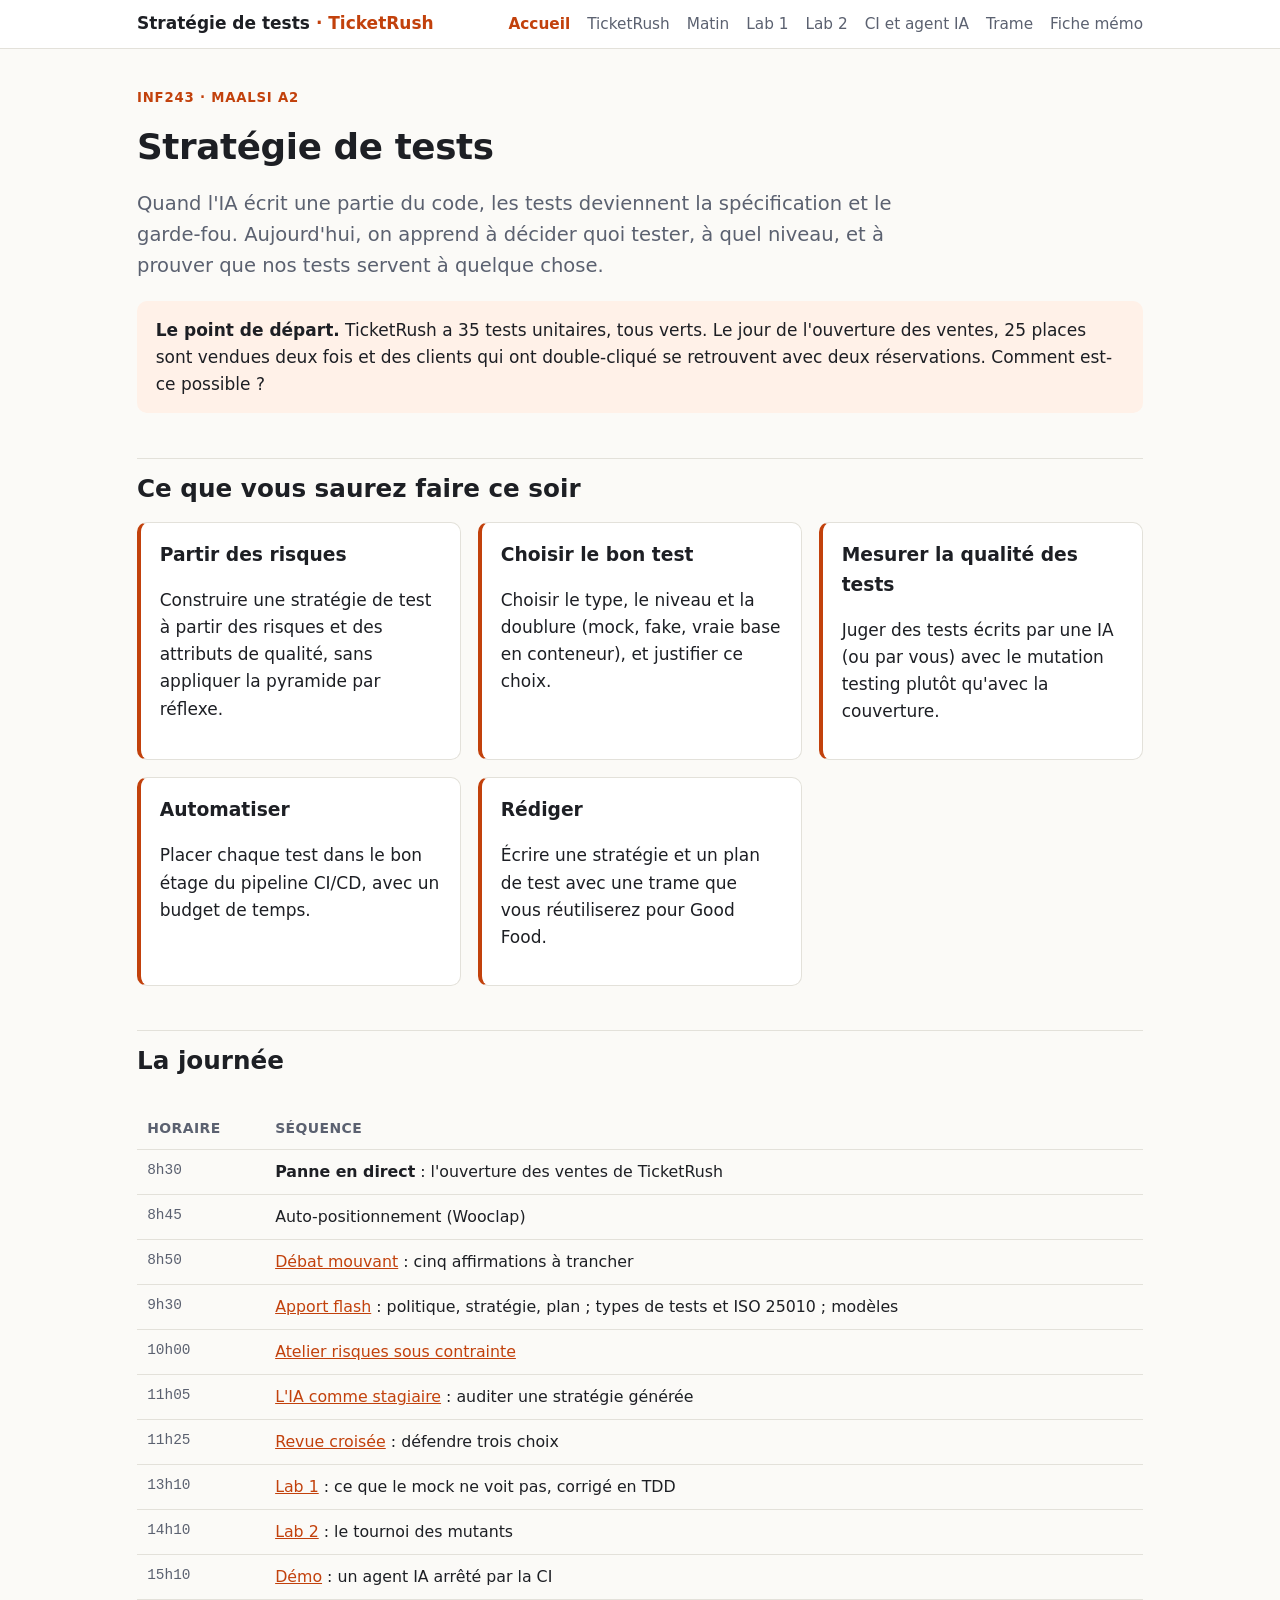
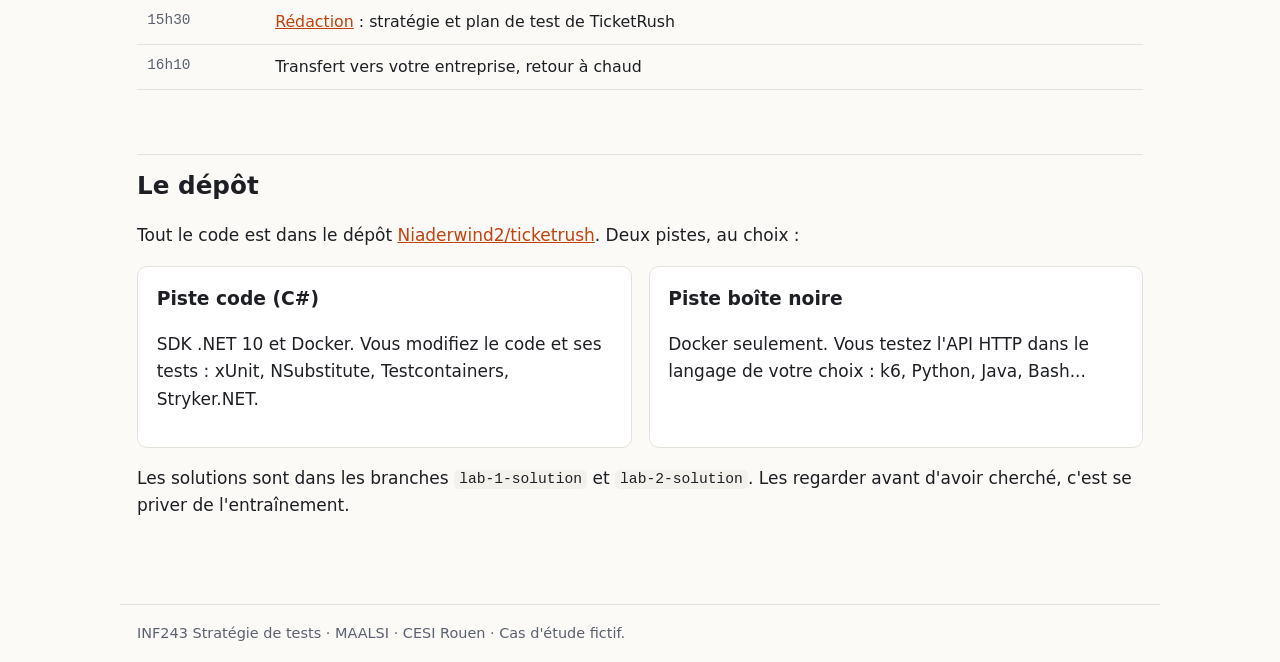
<file: docs/index.html>
<!doctype html>
<html lang="fr">
<head>
<meta charset="utf-8">
<meta name="viewport" content="width=device-width, initial-scale=1">
<title>Accueil · Stratégie de tests</title>
<link rel="stylesheet" href="style.css">
</head>
<body>
<header class="top"><nav>
<a class="brand" href="index.html">Stratégie de tests <span>· TicketRush</span></a>
<a href="index.html" aria-current="page">Accueil</a>
<a href="contexte.html">TicketRush</a>
<a href="matin.html">Matin</a>
<a href="lab-1.html">Lab 1</a>
<a href="lab-2.html">Lab 2</a>
<a href="ci.html">CI et agent IA</a>
<a href="trame.html">Trame</a>
<a href="fiche-memo.html">Fiche mémo</a>
</nav></header>
<main>

<p class="kicker">INF243 · MAALSI A2</p>
<h1>Stratégie de tests</h1>
<p class="lead">Quand l'IA écrit une partie du code, les tests deviennent la spécification et le garde-fou. Aujourd'hui, on apprend à décider quoi tester, à quel niveau, et à prouver que nos tests servent à quelque chose.</p>

<div class="callout">
<p><strong>Le point de départ.</strong> TicketRush a 35 tests unitaires, tous verts. Le jour de l'ouverture des ventes, 25 places sont vendues deux fois et des clients qui ont double-cliqué se retrouvent avec deux réservations. Comment est-ce possible ?</p>
</div>

<h2>Ce que vous saurez faire ce soir</h2>
<div class="grid">
<div class="card accent"><h3>Partir des risques</h3><p>Construire une stratégie de test à partir des risques et des attributs de qualité, sans appliquer la pyramide par réflexe.</p></div>
<div class="card accent"><h3>Choisir le bon test</h3><p>Choisir le type, le niveau et la doublure (mock, fake, vraie base en conteneur), et justifier ce choix.</p></div>
<div class="card accent"><h3>Mesurer la qualité des tests</h3><p>Juger des tests écrits par une IA (ou par vous) avec le mutation testing plutôt qu'avec la couverture.</p></div>
<div class="card accent"><h3>Automatiser</h3><p>Placer chaque test dans le bon étage du pipeline CI/CD, avec un budget de temps.</p></div>
<div class="card accent"><h3>Rédiger</h3><p>Écrire une stratégie et un plan de test avec une trame que vous réutiliserez pour Good Food.</p></div>
</div>

<h2>La journée</h2>
<div class="table-wrap"><table>
<tr><th>Horaire</th><th>Séquence</th></tr>
<tr><td class="time">8h30</td><td><strong>Panne en direct</strong> : l'ouverture des ventes de TicketRush</td></tr>
<tr><td class="time">8h45</td><td>Auto-positionnement (Wooclap)</td></tr>
<tr><td class="time">8h50</td><td><a href="matin.html#debat">Débat mouvant</a> : cinq affirmations à trancher</td></tr>
<tr><td class="time">9h30</td><td><a href="matin.html#apport">Apport flash</a> : politique, stratégie, plan ; types de tests et ISO 25010 ; modèles</td></tr>
<tr><td class="time">10h00</td><td><a href="matin.html#atelier">Atelier risques sous contrainte</a></td></tr>
<tr><td class="time">11h05</td><td><a href="matin.html#stagiaire">L'IA comme stagiaire</a> : auditer une stratégie générée</td></tr>
<tr><td class="time">11h25</td><td><a href="matin.html#revue">Revue croisée</a> : défendre trois choix</td></tr>
<tr><td class="time">13h10</td><td><a href="lab-1.html">Lab 1</a> : ce que le mock ne voit pas, corrigé en TDD</td></tr>
<tr><td class="time">14h10</td><td><a href="lab-2.html">Lab 2</a> : le tournoi des mutants</td></tr>
<tr><td class="time">15h10</td><td><a href="ci.html">Démo</a> : un agent IA arrêté par la CI</td></tr>
<tr><td class="time">15h30</td><td><a href="trame.html">Rédaction</a> : stratégie et plan de test de TicketRush</td></tr>
<tr><td class="time">16h10</td><td>Transfert vers votre entreprise, retour à chaud</td></tr>
</table></div>

<h2>Le dépôt</h2>
<p>Tout le code est dans le dépôt <a href="https://github.com/Niaderwind2/ticketrush">Niaderwind2/ticketrush</a>. Deux pistes, au choix :</p>
<div class="grid">
<div class="card"><h3>Piste code (C#)</h3><p>SDK .NET 10 et Docker. Vous modifiez le code et ses tests : xUnit, NSubstitute, Testcontainers, Stryker.NET.</p></div>
<div class="card"><h3>Piste boîte noire</h3><p>Docker seulement. Vous testez l'API HTTP dans le langage de votre choix : k6, Python, Java, Bash...</p></div>
</div>
<p>Les solutions sont dans les branches <code>lab-1-solution</code> et <code>lab-2-solution</code>. Les regarder avant d'avoir cherché, c'est se priver de l'entraînement.</p>

</main>
<footer>INF243 Stratégie de tests · MAALSI · CESI Rouen · Cas d'étude fictif.</footer>
</body>
</html>
</file>
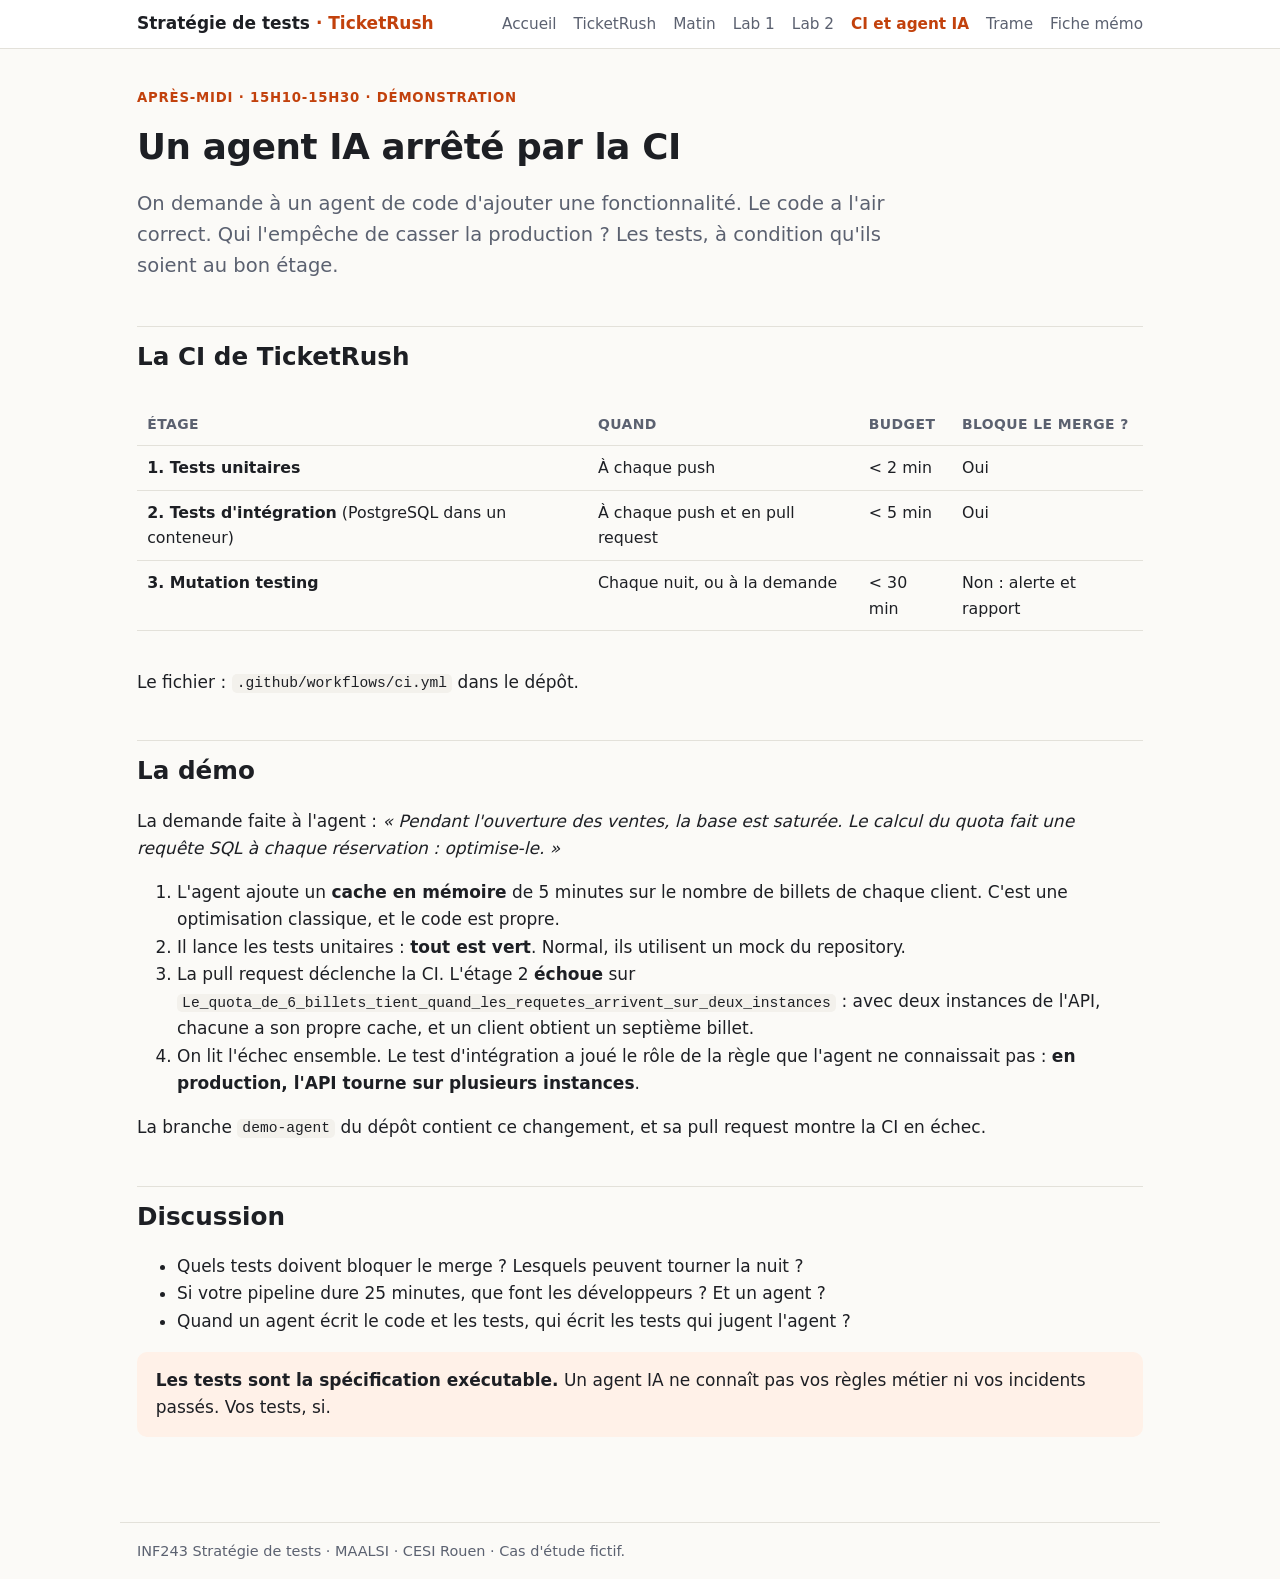
<file: docs/ci.html>
<!doctype html>
<html lang="fr">
<head>
<meta charset="utf-8">
<meta name="viewport" content="width=device-width, initial-scale=1">
<title>CI et agent IA · Stratégie de tests</title>
<link rel="stylesheet" href="style.css">
</head>
<body>
<header class="top"><nav>
<a class="brand" href="index.html">Stratégie de tests <span>· TicketRush</span></a>
<a href="index.html">Accueil</a>
<a href="contexte.html">TicketRush</a>
<a href="matin.html">Matin</a>
<a href="lab-1.html">Lab 1</a>
<a href="lab-2.html">Lab 2</a>
<a href="ci.html" aria-current="page">CI et agent IA</a>
<a href="trame.html">Trame</a>
<a href="fiche-memo.html">Fiche mémo</a>
</nav></header>
<main>

<p class="kicker">Après-midi · 15h10-15h30 · démonstration</p>
<h1>Un agent IA arrêté par la CI</h1>
<p class="lead">On demande à un agent de code d'ajouter une fonctionnalité. Le code a l'air correct. Qui l'empêche de casser la production ? Les tests, à condition qu'ils soient au bon étage.</p>

<h2>La CI de TicketRush</h2>
<div class="table-wrap"><table>
<tr><th>Étage</th><th>Quand</th><th>Budget</th><th>Bloque le merge ?</th></tr>
<tr><td><strong>1. Tests unitaires</strong></td><td>À chaque push</td><td>&lt; 2 min</td><td>Oui</td></tr>
<tr><td><strong>2. Tests d'intégration</strong> (PostgreSQL dans un conteneur)</td><td>À chaque push et en pull request</td><td>&lt; 5 min</td><td>Oui</td></tr>
<tr><td><strong>3. Mutation testing</strong></td><td>Chaque nuit, ou à la demande</td><td>&lt; 30 min</td><td>Non : alerte et rapport</td></tr>
</table></div>
<p>Le fichier : <code>.github/workflows/ci.yml</code> dans le dépôt.</p>

<h2>La démo</h2>
<p>La demande faite à l'agent : <em>« Pendant l'ouverture des ventes, la base est saturée. Le calcul du quota fait une requête SQL à chaque réservation : optimise-le. »</em></p>
<ol>
<li>L'agent ajoute un <strong>cache en mémoire</strong> de 5 minutes sur le nombre de billets de chaque client. C'est une optimisation classique, et le code est propre.</li>
<li>Il lance les tests unitaires : <strong>tout est vert</strong>. Normal, ils utilisent un mock du repository.</li>
<li>La pull request déclenche la CI. L'étage 2 <strong>échoue</strong> sur <code>Le_quota_de_6_billets_tient_quand_les_requetes_arrivent_sur_deux_instances</code> : avec deux instances de l'API, chacune a son propre cache, et un client obtient un septième billet.</li>
<li>On lit l'échec ensemble. Le test d'intégration a joué le rôle de la règle que l'agent ne connaissait pas : <strong>en production, l'API tourne sur plusieurs instances</strong>.</li>
</ol>
<p>La branche <code>demo-agent</code> du dépôt contient ce changement, et sa pull request montre la CI en échec.</p>

<h2>Discussion</h2>
<ul>
<li>Quels tests doivent bloquer le merge ? Lesquels peuvent tourner la nuit ?</li>
<li>Si votre pipeline dure 25 minutes, que font les développeurs ? Et un agent ?</li>
<li>Quand un agent écrit le code et les tests, qui écrit les tests qui jugent l'agent ?</li>
</ul>
<div class="callout"><p><strong>Les tests sont la spécification exécutable.</strong> Un agent IA ne connaît pas vos règles métier ni vos incidents passés. Vos tests, si.</p></div>

</main>
<footer>INF243 Stratégie de tests · MAALSI · CESI Rouen · Cas d'étude fictif.</footer>
</body>
</html>
</file>
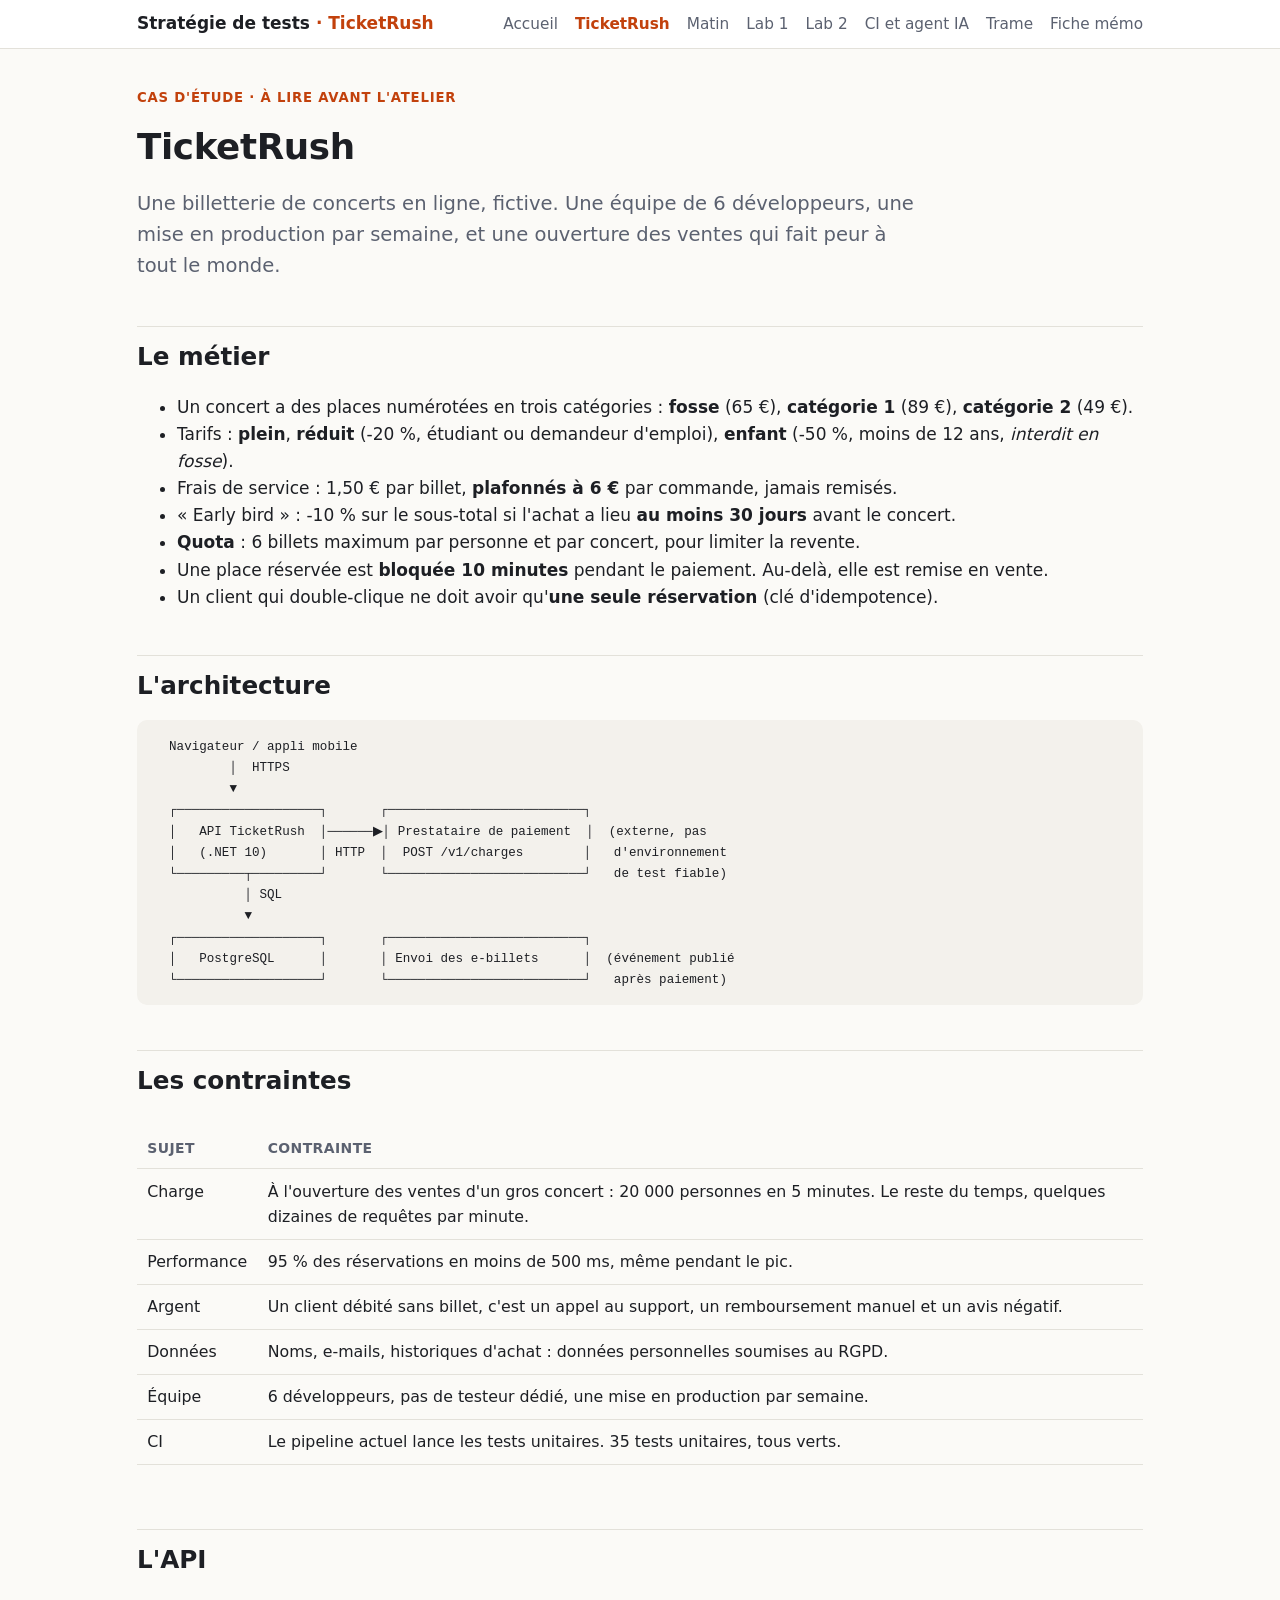
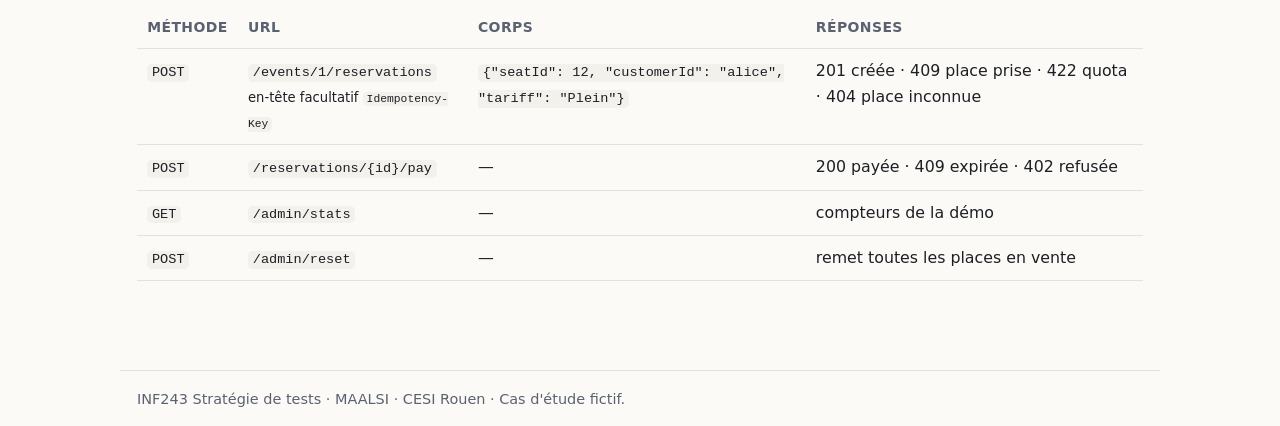
<file: docs/contexte.html>
<!doctype html>
<html lang="fr">
<head>
<meta charset="utf-8">
<meta name="viewport" content="width=device-width, initial-scale=1">
<title>TicketRush, le cas · Stratégie de tests</title>
<link rel="stylesheet" href="style.css">
</head>
<body>
<header class="top"><nav>
<a class="brand" href="index.html">Stratégie de tests <span>· TicketRush</span></a>
<a href="index.html">Accueil</a>
<a href="contexte.html" aria-current="page">TicketRush</a>
<a href="matin.html">Matin</a>
<a href="lab-1.html">Lab 1</a>
<a href="lab-2.html">Lab 2</a>
<a href="ci.html">CI et agent IA</a>
<a href="trame.html">Trame</a>
<a href="fiche-memo.html">Fiche mémo</a>
</nav></header>
<main>

<p class="kicker">Cas d'étude · à lire avant l'atelier</p>
<h1>TicketRush</h1>
<p class="lead">Une billetterie de concerts en ligne, fictive. Une équipe de 6 développeurs, une mise en production par semaine, et une ouverture des ventes qui fait peur à tout le monde.</p>

<h2 id="metier">Le métier</h2>
<ul>
<li>Un concert a des places numérotées en trois catégories : <strong>fosse</strong> (65 €), <strong>catégorie 1</strong> (89 €), <strong>catégorie 2</strong> (49 €).</li>
<li>Tarifs : <strong>plein</strong>, <strong>réduit</strong> (-20 %, étudiant ou demandeur d'emploi), <strong>enfant</strong> (-50 %, moins de 12 ans, <em>interdit en fosse</em>).</li>
<li>Frais de service : 1,50 € par billet, <strong>plafonnés à 6 €</strong> par commande, jamais remisés.</li>
<li>« Early bird » : -10 % sur le sous-total si l'achat a lieu <strong>au moins 30 jours</strong> avant le concert.</li>
<li><strong>Quota</strong> : 6 billets maximum par personne et par concert, pour limiter la revente.</li>
<li>Une place réservée est <strong>bloquée 10 minutes</strong> pendant le paiement. Au-delà, elle est remise en vente.</li>
<li>Un client qui double-clique ne doit avoir qu'<strong>une seule réservation</strong> (clé d'idempotence).</li>
</ul>

<h2>L'architecture</h2>
<pre><code>  Navigateur / appli mobile
          │  HTTPS
          ▼
  ┌───────────────────┐       ┌──────────────────────────┐
  │   API TicketRush  │──────▶│ Prestataire de paiement  │  (externe, pas
  │   (.NET 10)       │ HTTP  │  POST /v1/charges        │   d'environnement
  └─────────┬─────────┘       └──────────────────────────┘   de test fiable)
            │ SQL
            ▼
  ┌───────────────────┐       ┌──────────────────────────┐
  │   PostgreSQL      │       │ Envoi des e-billets      │  (événement publié
  └───────────────────┘       └──────────────────────────┘   après paiement)</code></pre>

<h2>Les contraintes</h2>
<div class="table-wrap"><table>
<tr><th>Sujet</th><th>Contrainte</th></tr>
<tr><td>Charge</td><td>À l'ouverture des ventes d'un gros concert : 20 000 personnes en 5 minutes. Le reste du temps, quelques dizaines de requêtes par minute.</td></tr>
<tr><td>Performance</td><td>95 % des réservations en moins de 500 ms, même pendant le pic.</td></tr>
<tr><td>Argent</td><td>Un client débité sans billet, c'est un appel au support, un remboursement manuel et un avis négatif.</td></tr>
<tr><td>Données</td><td>Noms, e-mails, historiques d'achat : données personnelles soumises au RGPD.</td></tr>
<tr><td>Équipe</td><td>6 développeurs, pas de testeur dédié, une mise en production par semaine.</td></tr>
<tr><td>CI</td><td>Le pipeline actuel lance les tests unitaires. 35 tests unitaires, tous verts.</td></tr>
</table></div>

<h2>L'API</h2>
<div class="table-wrap"><table>
<tr><th>Méthode</th><th>URL</th><th>Corps</th><th>Réponses</th></tr>
<tr><td><code>POST</code></td><td><code>/events/1/reservations</code><br><small>en-tête facultatif <code>Idempotency-Key</code></small></td><td><code>{"seatId": 12, "customerId": "alice", "tariff": "Plein"}</code></td><td>201 créée · 409 place prise · 422 quota · 404 place inconnue</td></tr>
<tr><td><code>POST</code></td><td><code>/reservations/{id}/pay</code></td><td>—</td><td>200 payée · 409 expirée · 402 refusée</td></tr>
<tr><td><code>GET</code></td><td><code>/admin/stats</code></td><td>—</td><td>compteurs de la démo</td></tr>
<tr><td><code>POST</code></td><td><code>/admin/reset</code></td><td>—</td><td>remet toutes les places en vente</td></tr>
</table></div>

</main>
<footer>INF243 Stratégie de tests · MAALSI · CESI Rouen · Cas d'étude fictif.</footer>
</body>
</html>
</file>
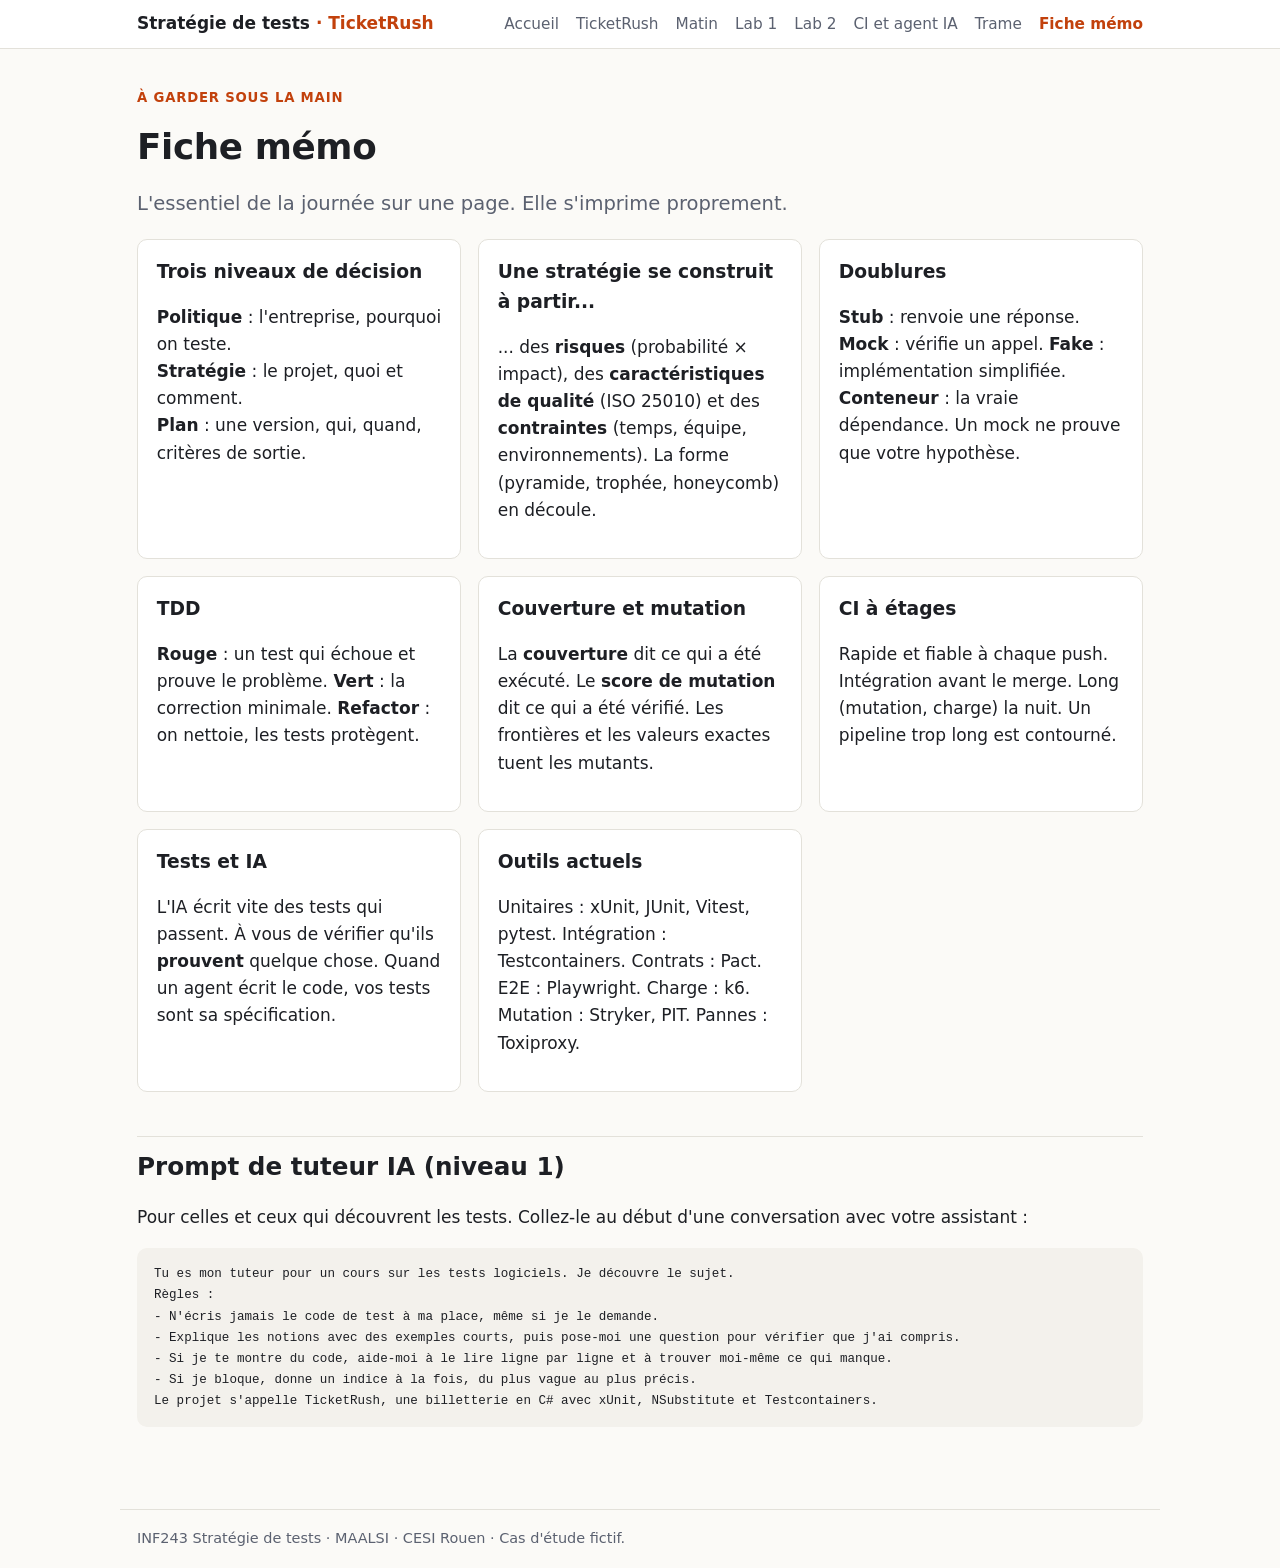
<file: docs/fiche-memo.html>
<!doctype html>
<html lang="fr">
<head>
<meta charset="utf-8">
<meta name="viewport" content="width=device-width, initial-scale=1">
<title>Fiche mémo · Stratégie de tests</title>
<link rel="stylesheet" href="style.css">
</head>
<body>
<header class="top"><nav>
<a class="brand" href="index.html">Stratégie de tests <span>· TicketRush</span></a>
<a href="index.html">Accueil</a>
<a href="contexte.html">TicketRush</a>
<a href="matin.html">Matin</a>
<a href="lab-1.html">Lab 1</a>
<a href="lab-2.html">Lab 2</a>
<a href="ci.html">CI et agent IA</a>
<a href="trame.html">Trame</a>
<a href="fiche-memo.html" aria-current="page">Fiche mémo</a>
</nav></header>
<main>

<p class="kicker">À garder sous la main</p>
<h1>Fiche mémo</h1>
<p class="lead">L'essentiel de la journée sur une page. Elle s'imprime proprement.</p>

<div class="grid">
<div class="card"><h3>Trois niveaux de décision</h3>
<p><strong>Politique</strong> : l'entreprise, pourquoi on teste.<br><strong>Stratégie</strong> : le projet, quoi et comment.<br><strong>Plan</strong> : une version, qui, quand, critères de sortie.</p></div>
<div class="card"><h3>Une stratégie se construit à partir...</h3>
<p>... des <strong>risques</strong> (probabilité × impact), des <strong>caractéristiques de qualité</strong> (ISO 25010) et des <strong>contraintes</strong> (temps, équipe, environnements). La forme (pyramide, trophée, honeycomb) en découle.</p></div>
<div class="card"><h3>Doublures</h3>
<p><strong>Stub</strong> : renvoie une réponse. <strong>Mock</strong> : vérifie un appel. <strong>Fake</strong> : implémentation simplifiée. <strong>Conteneur</strong> : la vraie dépendance. Un mock ne prouve que votre hypothèse.</p></div>
<div class="card"><h3>TDD</h3>
<p><strong>Rouge</strong> : un test qui échoue et prouve le problème. <strong>Vert</strong> : la correction minimale. <strong>Refactor</strong> : on nettoie, les tests protègent.</p></div>
<div class="card"><h3>Couverture et mutation</h3>
<p>La <strong>couverture</strong> dit ce qui a été exécuté. Le <strong>score de mutation</strong> dit ce qui a été vérifié. Les frontières et les valeurs exactes tuent les mutants.</p></div>
<div class="card"><h3>CI à étages</h3>
<p>Rapide et fiable à chaque push. Intégration avant le merge. Long (mutation, charge) la nuit. Un pipeline trop long est contourné.</p></div>
<div class="card"><h3>Tests et IA</h3>
<p>L'IA écrit vite des tests qui passent. À vous de vérifier qu'ils <strong>prouvent</strong> quelque chose. Quand un agent écrit le code, vos tests sont sa spécification.</p></div>
<div class="card"><h3>Outils actuels</h3>
<p>Unitaires : xUnit, JUnit, Vitest, pytest. Intégration : Testcontainers. Contrats : Pact. E2E : Playwright. Charge : k6. Mutation : Stryker, PIT. Pannes : Toxiproxy.</p></div>
</div>

<h2>Prompt de tuteur IA (niveau 1)</h2>
<p>Pour celles et ceux qui découvrent les tests. Collez-le au début d'une conversation avec votre assistant :</p>
<pre><code>Tu es mon tuteur pour un cours sur les tests logiciels. Je découvre le sujet.
Règles :
- N'écris jamais le code de test à ma place, même si je le demande.
- Explique les notions avec des exemples courts, puis pose-moi une question pour vérifier que j'ai compris.
- Si je te montre du code, aide-moi à le lire ligne par ligne et à trouver moi-même ce qui manque.
- Si je bloque, donne un indice à la fois, du plus vague au plus précis.
Le projet s'appelle TicketRush, une billetterie en C# avec xUnit, NSubstitute et Testcontainers.</code></pre>

</main>
<footer>INF243 Stratégie de tests · MAALSI · CESI Rouen · Cas d'étude fictif.</footer>
</body>
</html>
</file>
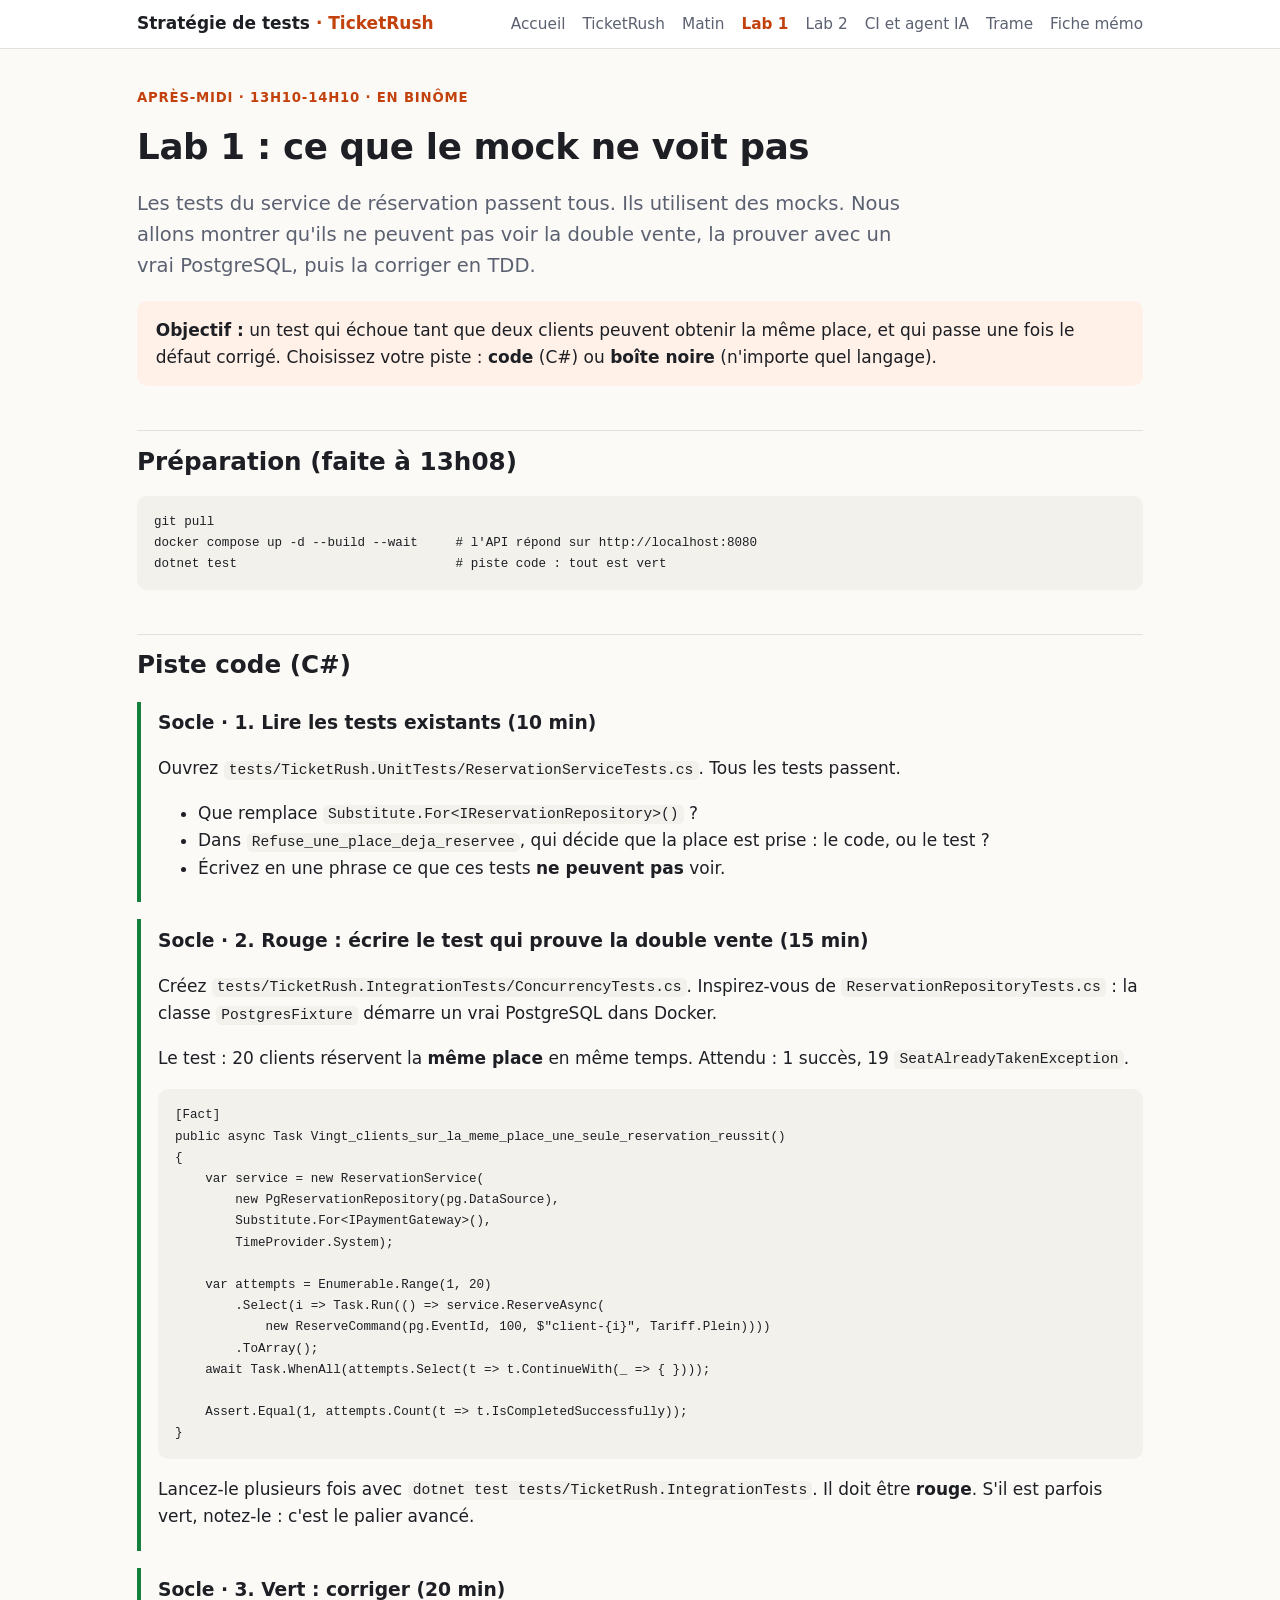
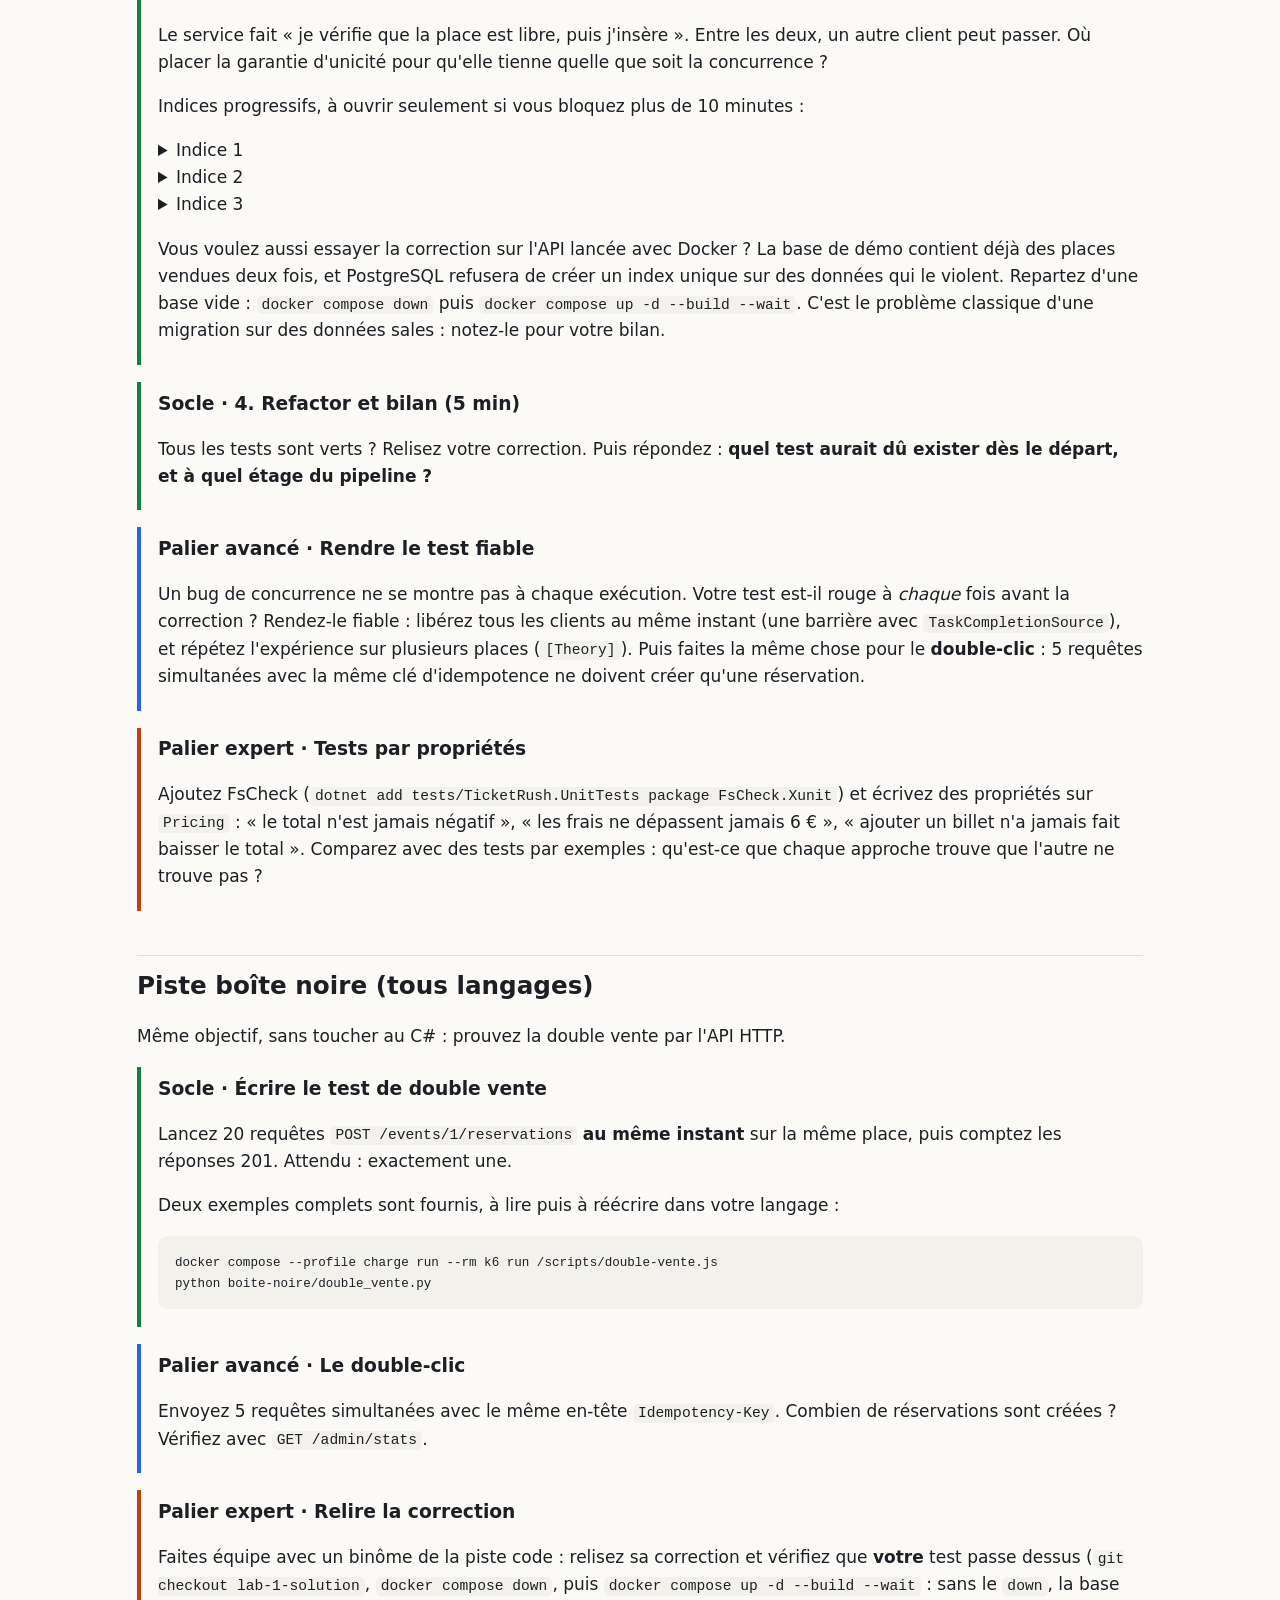
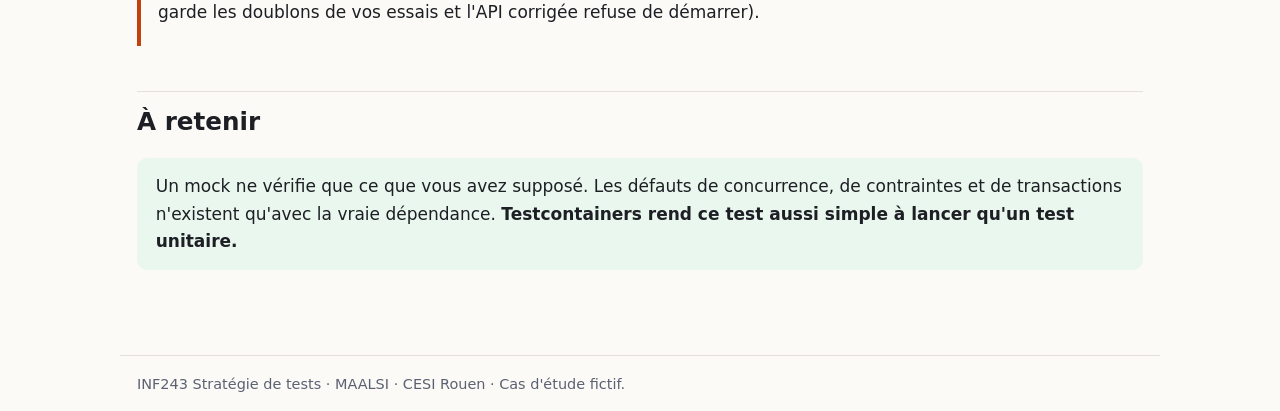
<file: docs/lab-1.html>
<!doctype html>
<html lang="fr">
<head>
<meta charset="utf-8">
<meta name="viewport" content="width=device-width, initial-scale=1">
<title>Lab 1 : ce que le mock ne voit pas · Stratégie de tests</title>
<link rel="stylesheet" href="style.css">
</head>
<body>
<header class="top"><nav>
<a class="brand" href="index.html">Stratégie de tests <span>· TicketRush</span></a>
<a href="index.html">Accueil</a>
<a href="contexte.html">TicketRush</a>
<a href="matin.html">Matin</a>
<a href="lab-1.html" aria-current="page">Lab 1</a>
<a href="lab-2.html">Lab 2</a>
<a href="ci.html">CI et agent IA</a>
<a href="trame.html">Trame</a>
<a href="fiche-memo.html">Fiche mémo</a>
</nav></header>
<main>

<p class="kicker">Après-midi · 13h10-14h10 · en binôme</p>
<h1>Lab 1 : ce que le mock ne voit pas</h1>
<p class="lead">Les tests du service de réservation passent tous. Ils utilisent des mocks. Nous allons montrer qu'ils ne peuvent pas voir la double vente, la prouver avec un vrai PostgreSQL, puis la corriger en TDD.</p>

<div class="callout"><p><strong>Objectif :</strong> un test qui échoue tant que deux clients peuvent obtenir la même place, et qui passe une fois le défaut corrigé. Choisissez votre piste : <strong>code</strong> (C#) ou <strong>boîte noire</strong> (n'importe quel langage).</p></div>

<h2>Préparation (faite à 13h08)</h2>
<pre><code>git pull
docker compose up -d --build --wait     # l'API répond sur http://localhost:8080
dotnet test                             # piste code : tout est vert</code></pre>

<h2>Piste code (C#)</h2>

<div class="palier base">
<h3>Socle · 1. Lire les tests existants (10 min)</h3>
<p>Ouvrez <code>tests/TicketRush.UnitTests/ReservationServiceTests.cs</code>. Tous les tests passent.</p>
<ul>
<li>Que remplace <code>Substitute.For&lt;IReservationRepository&gt;()</code> ?</li>
<li>Dans <code>Refuse_une_place_deja_reservee</code>, qui décide que la place est prise : le code, ou le test ?</li>
<li>Écrivez en une phrase ce que ces tests <strong>ne peuvent pas</strong> voir.</li>
</ul>
</div>

<div class="palier base">
<h3>Socle · 2. Rouge : écrire le test qui prouve la double vente (15 min)</h3>
<p>Créez <code>tests/TicketRush.IntegrationTests/ConcurrencyTests.cs</code>. Inspirez-vous de <code>ReservationRepositoryTests.cs</code> : la classe <code>PostgresFixture</code> démarre un vrai PostgreSQL dans Docker.</p>
<p>Le test : 20 clients réservent la <strong>même place</strong> en même temps. Attendu : 1 succès, 19 <code>SeatAlreadyTakenException</code>.</p>
<pre><code>[Fact]
public async Task Vingt_clients_sur_la_meme_place_une_seule_reservation_reussit()
{
    var service = new ReservationService(
        new PgReservationRepository(pg.DataSource),
        Substitute.For&lt;IPaymentGateway&gt;(),
        TimeProvider.System);

    var attempts = Enumerable.Range(1, 20)
        .Select(i =&gt; Task.Run(() =&gt; service.ReserveAsync(
            new ReserveCommand(pg.EventId, 100, $"client-{i}", Tariff.Plein))))
        .ToArray();
    await Task.WhenAll(attempts.Select(t =&gt; t.ContinueWith(_ =&gt; { })));

    Assert.Equal(1, attempts.Count(t =&gt; t.IsCompletedSuccessfully));
}</code></pre>
<p>Lancez-le plusieurs fois avec <code>dotnet test tests/TicketRush.IntegrationTests</code>. Il doit être <strong>rouge</strong>. S'il est parfois vert, notez-le : c'est le palier avancé.</p>
</div>

<div class="palier base">
<h3>Socle · 3. Vert : corriger (20 min)</h3>
<p>Le service fait « je vérifie que la place est libre, puis j'insère ». Entre les deux, un autre client peut passer. Où placer la garantie d'unicité pour qu'elle tienne quelle que soit la concurrence ?</p>
<p>Indices progressifs, à ouvrir seulement si vous bloquez plus de 10 minutes :</p>
<details><summary>Indice 1</summary><p>Le code applicatif ne peut pas garantir l'unicité seul : plusieurs instances de l'API peuvent tourner en même temps. Qui voit toutes les requêtes ?</p></details>
<details><summary>Indice 2</summary><p>PostgreSQL sait garantir l'unicité avec un index unique. Il peut même être <em>partiel</em> : uniquement sur les réservations actives (<code>WHERE status IN ('Held', 'Paid')</code>).</p></details>
<details><summary>Indice 3</summary><p>Ajoutez l'index dans <code>schema.sql</code>, puis interceptez l'erreur <code>PostgresErrorCodes.UniqueViolation</code> dans <code>PgReservationRepository.InsertAsync</code> pour la traduire en <code>SeatAlreadyTakenException</code>. Le fichier <code>src/TicketRush.Api/Infrastructure/schema.sql</code> est rejoué à chaque démarrage : les tests d'intégration partent d'une base neuve et le voient tout de suite.</p></details>
<p class="small">Vous voulez aussi essayer la correction sur l'API lancée avec Docker ? La base de démo contient déjà des places vendues deux fois, et PostgreSQL refusera de créer un index unique sur des données qui le violent. Repartez d'une base vide : <code>docker compose down</code> puis <code>docker compose up -d --build --wait</code>. C'est le problème classique d'une migration sur des données sales : notez-le pour votre bilan.</p>
</div>

<div class="palier base">
<h3>Socle · 4. Refactor et bilan (5 min)</h3>
<p>Tous les tests sont verts ? Relisez votre correction. Puis répondez : <strong>quel test aurait dû exister dès le départ, et à quel étage du pipeline ?</strong></p>
</div>

<div class="palier avance">
<h3>Palier avancé · Rendre le test fiable</h3>
<p>Un bug de concurrence ne se montre pas à chaque exécution. Votre test est-il rouge à <em>chaque</em> fois avant la correction ? Rendez-le fiable : libérez tous les clients au même instant (une barrière avec <code>TaskCompletionSource</code>), et répétez l'expérience sur plusieurs places (<code>[Theory]</code>). Puis faites la même chose pour le <strong>double-clic</strong> : 5 requêtes simultanées avec la même clé d'idempotence ne doivent créer qu'une réservation.</p>
</div>

<div class="palier expert">
<h3>Palier expert · Tests par propriétés</h3>
<p>Ajoutez FsCheck (<code>dotnet add tests/TicketRush.UnitTests package FsCheck.Xunit</code>) et écrivez des propriétés sur <code>Pricing</code> : « le total n'est jamais négatif », « les frais ne dépassent jamais 6 € », « ajouter un billet n'a jamais fait baisser le total ». Comparez avec des tests par exemples : qu'est-ce que chaque approche trouve que l'autre ne trouve pas ?</p>
</div>

<h2>Piste boîte noire (tous langages)</h2>
<p>Même objectif, sans toucher au C# : prouvez la double vente par l'API HTTP.</p>
<div class="palier base">
<h3>Socle · Écrire le test de double vente</h3>
<p>Lancez 20 requêtes <code>POST /events/1/reservations</code> <strong>au même instant</strong> sur la même place, puis comptez les réponses 201. Attendu : exactement une.</p>
<p>Deux exemples complets sont fournis, à lire puis à réécrire dans votre langage :</p>
<pre><code>docker compose --profile charge run --rm k6 run /scripts/double-vente.js
python boite-noire/double_vente.py</code></pre>
</div>
<div class="palier avance">
<h3>Palier avancé · Le double-clic</h3>
<p>Envoyez 5 requêtes simultanées avec le même en-tête <code>Idempotency-Key</code>. Combien de réservations sont créées ? Vérifiez avec <code>GET /admin/stats</code>.</p>
</div>
<div class="palier expert">
<h3>Palier expert · Relire la correction</h3>
<p>Faites équipe avec un binôme de la piste code : relisez sa correction et vérifiez que <strong>votre</strong> test passe dessus (<code>git checkout lab-1-solution</code>, <code>docker compose down</code>, puis <code>docker compose up -d --build --wait</code> : sans le <code>down</code>, la base garde les doublons de vos essais et l'API corrigée refuse de démarrer).</p>
</div>

<h2>À retenir</h2>
<div class="callout ok"><p>Un mock ne vérifie que ce que vous avez supposé. Les défauts de concurrence, de contraintes et de transactions n'existent qu'avec la vraie dépendance. <strong>Testcontainers rend ce test aussi simple à lancer qu'un test unitaire.</strong></p></div>

</main>
<footer>INF243 Stratégie de tests · MAALSI · CESI Rouen · Cas d'étude fictif.</footer>
</body>
</html>
</file>
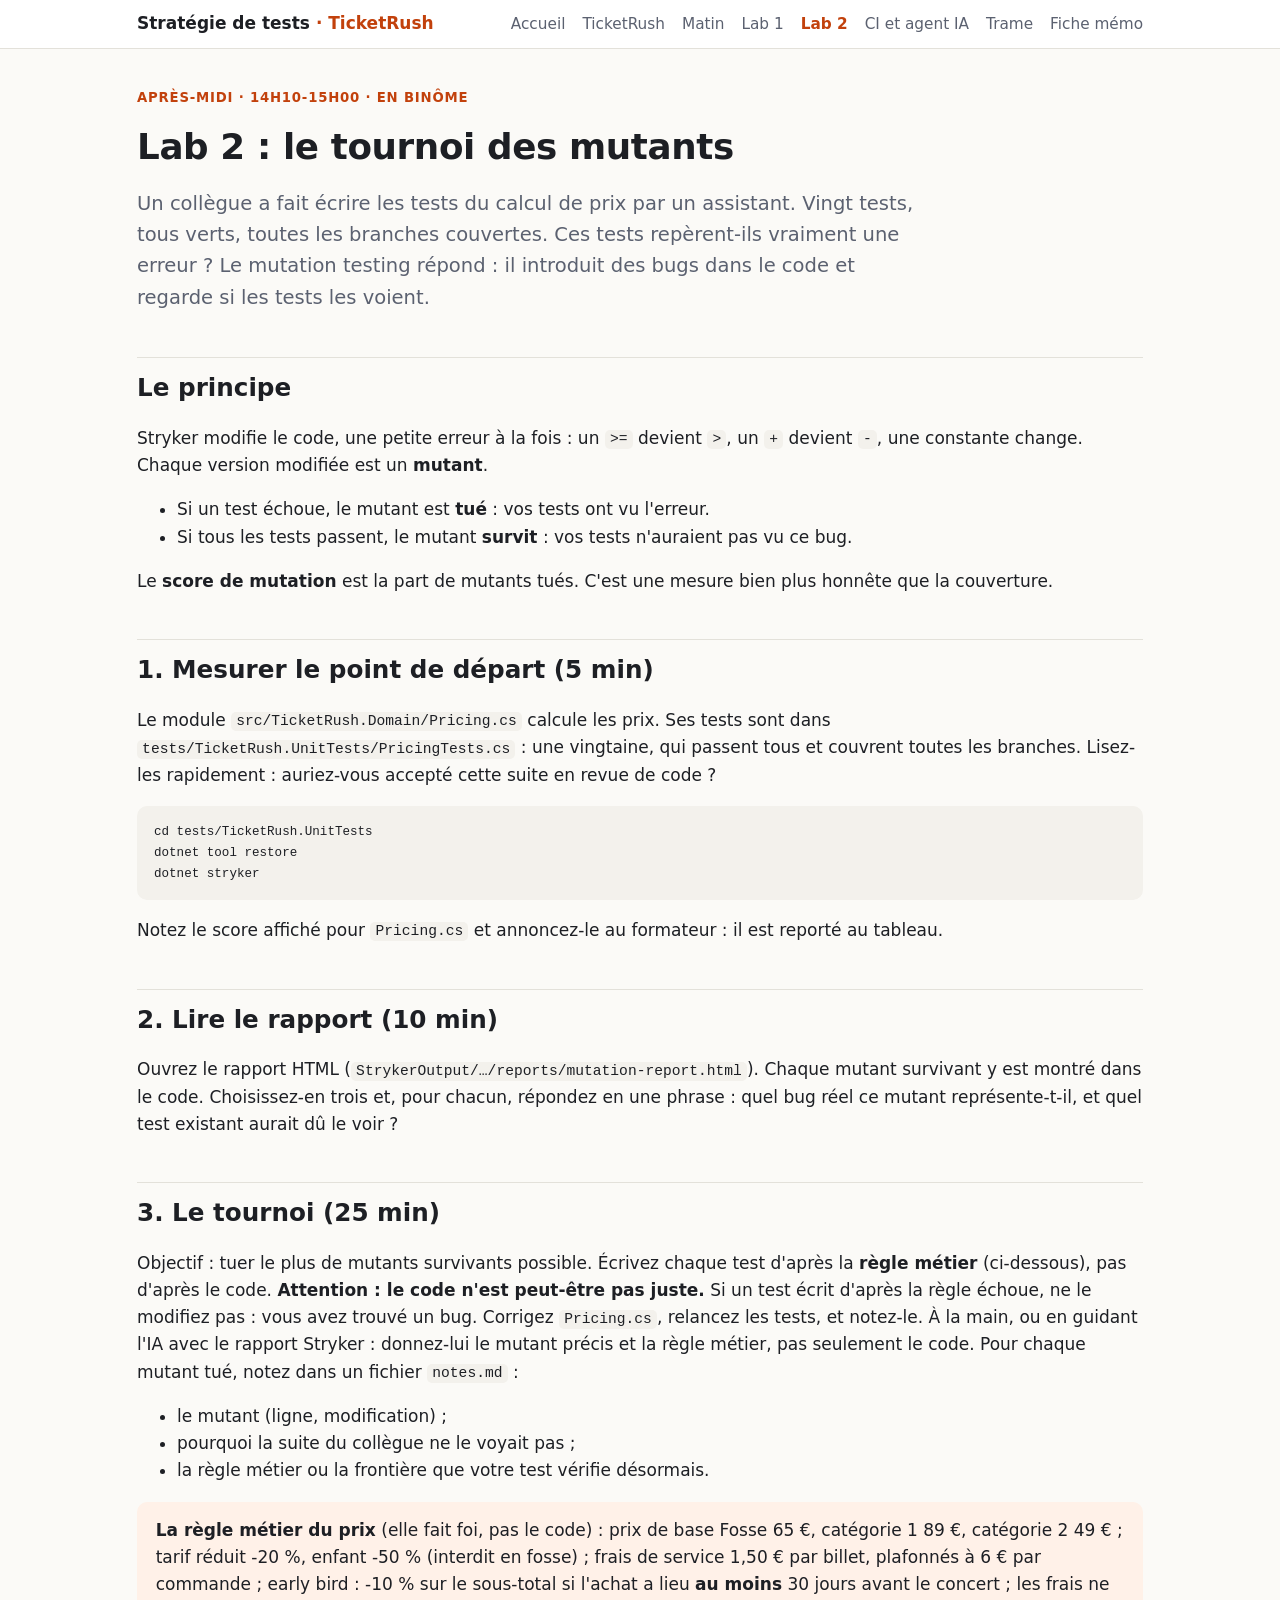
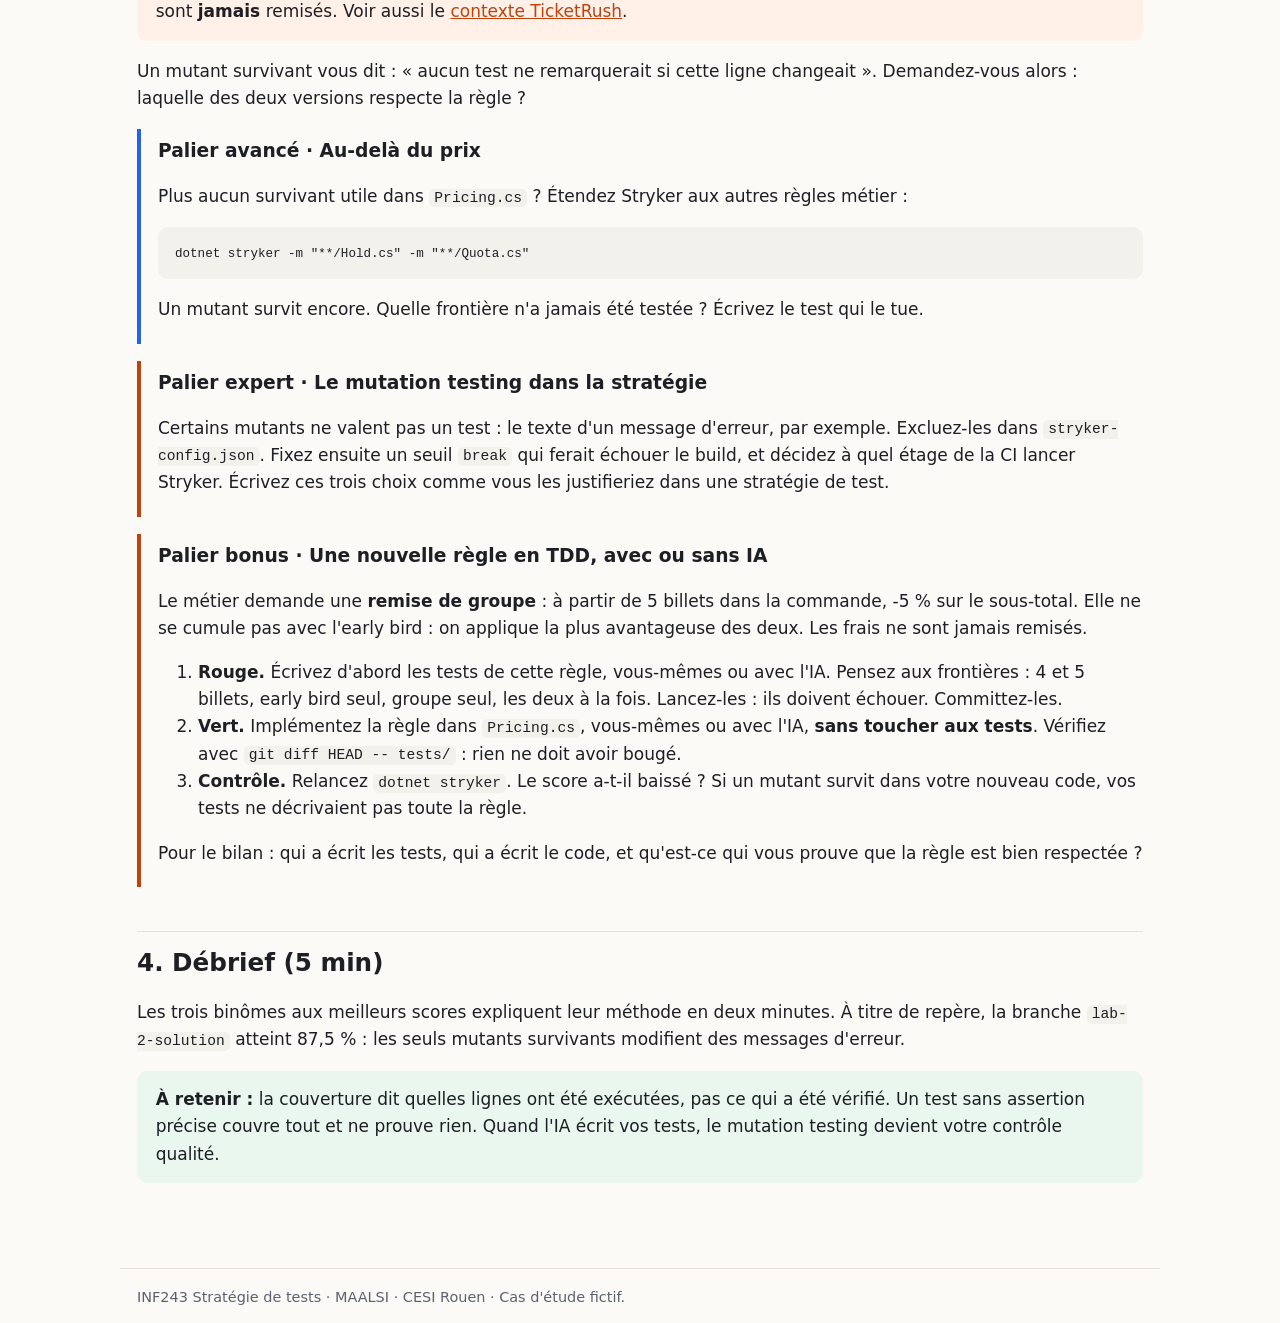
<file: docs/lab-2.html>
<!doctype html>
<html lang="fr">
<head>
<meta charset="utf-8">
<meta name="viewport" content="width=device-width, initial-scale=1">
<title>Lab 2 : le tournoi des mutants · Stratégie de tests</title>
<link rel="stylesheet" href="style.css">
</head>
<body>
<header class="top"><nav>
<a class="brand" href="index.html">Stratégie de tests <span>· TicketRush</span></a>
<a href="index.html">Accueil</a>
<a href="contexte.html">TicketRush</a>
<a href="matin.html">Matin</a>
<a href="lab-1.html">Lab 1</a>
<a href="lab-2.html" aria-current="page">Lab 2</a>
<a href="ci.html">CI et agent IA</a>
<a href="trame.html">Trame</a>
<a href="fiche-memo.html">Fiche mémo</a>
</nav></header>
<main>

<p class="kicker">Après-midi · 14h10-15h00 · en binôme</p>
<h1>Lab 2 : le tournoi des mutants</h1>
<p class="lead">Un collègue a fait écrire les tests du calcul de prix par un assistant. Vingt tests, tous verts, toutes les branches couvertes. Ces tests repèrent-ils vraiment une erreur ? Le mutation testing répond : il introduit des bugs dans le code et regarde si les tests les voient.</p>

<h2>Le principe</h2>
<p>Stryker modifie le code, une petite erreur à la fois : un <code>&gt;=</code> devient <code>&gt;</code>, un <code>+</code> devient <code>-</code>, une constante change. Chaque version modifiée est un <strong>mutant</strong>.</p>
<ul>
<li>Si un test échoue, le mutant est <strong>tué</strong> : vos tests ont vu l'erreur.</li>
<li>Si tous les tests passent, le mutant <strong>survit</strong> : vos tests n'auraient pas vu ce bug.</li>
</ul>
<p>Le <strong>score de mutation</strong> est la part de mutants tués. C'est une mesure bien plus honnête que la couverture.</p>

<h2>1. Mesurer le point de départ (5 min)</h2>
<p>Le module <code>src/TicketRush.Domain/Pricing.cs</code> calcule les prix. Ses tests sont dans <code>tests/TicketRush.UnitTests/PricingTests.cs</code> : une vingtaine, qui passent tous et couvrent toutes les branches. Lisez-les rapidement : auriez-vous accepté cette suite en revue de code ?</p>
<pre><code>cd tests/TicketRush.UnitTests
dotnet tool restore
dotnet stryker</code></pre>
<p>Notez le score affiché pour <code>Pricing.cs</code> et annoncez-le au formateur : il est reporté au tableau.</p>

<h2>2. Lire le rapport (10 min)</h2>
<p>Ouvrez le rapport HTML (<code>StrykerOutput/…/reports/mutation-report.html</code>). Chaque mutant survivant y est montré dans le code. Choisissez-en trois et, pour chacun, répondez en une phrase : quel bug réel ce mutant représente-t-il, et quel test existant aurait dû le voir ?</p>

<h2>3. Le tournoi (25 min)</h2>
<p>Objectif : tuer le plus de mutants survivants possible. Écrivez chaque test d'après la <strong>règle métier</strong> (ci-dessous), pas d'après le code. <strong>Attention : le code n'est peut-être pas juste.</strong> Si un test écrit d'après la règle échoue, ne le modifiez pas : vous avez trouvé un bug. Corrigez <code>Pricing.cs</code>, relancez les tests, et notez-le. À la main, ou en guidant l'IA avec le rapport Stryker : donnez-lui le mutant précis et la règle métier, pas seulement le code. Pour chaque mutant tué, notez dans un fichier <code>notes.md</code> :</p>
<ul>
<li>le mutant (ligne, modification) ;</li>
<li>pourquoi la suite du collègue ne le voyait pas ;</li>
<li>la règle métier ou la frontière que votre test vérifie désormais.</li>
</ul>
<div class="callout"><p><strong>La règle métier du prix</strong> (elle fait foi, pas le code) : prix de base Fosse 65 €, catégorie 1 89 €, catégorie 2 49 € ; tarif réduit -20 %, enfant -50 % (interdit en fosse) ; frais de service 1,50 € par billet, plafonnés à 6 € par commande ; early bird : -10 % sur le sous-total si l'achat a lieu <strong>au moins</strong> 30 jours avant le concert ; les frais ne sont <strong>jamais</strong> remisés. Voir aussi le <a href="contexte.html#metier">contexte TicketRush</a>.</p></div>
<p>Un mutant survivant vous dit : « aucun test ne remarquerait si cette ligne changeait ». Demandez-vous alors : laquelle des deux versions respecte la règle ?</p>

<div class="palier avance">
<h3>Palier avancé · Au-delà du prix</h3>
<p>Plus aucun survivant utile dans <code>Pricing.cs</code> ? Étendez Stryker aux autres règles métier :</p>
<pre><code>dotnet stryker -m "**/Hold.cs" -m "**/Quota.cs"</code></pre>
<p>Un mutant survit encore. Quelle frontière n'a jamais été testée ? Écrivez le test qui le tue.</p>
</div>
<div class="palier expert">
<h3>Palier expert · Le mutation testing dans la stratégie</h3>
<p>Certains mutants ne valent pas un test : le texte d'un message d'erreur, par exemple. Excluez-les dans <code>stryker-config.json</code>. Fixez ensuite un seuil <code>break</code> qui ferait échouer le build, et décidez à quel étage de la CI lancer Stryker. Écrivez ces trois choix comme vous les justifieriez dans une stratégie de test.</p>
</div>

<div class="palier expert">
<h3>Palier bonus · Une nouvelle règle en TDD, avec ou sans IA</h3>
<p>Le métier demande une <strong>remise de groupe</strong> : à partir de 5 billets dans la commande, -5 % sur le sous-total. Elle ne se cumule pas avec l'early bird : on applique la plus avantageuse des deux. Les frais ne sont jamais remisés.</p>
<ol>
<li><strong>Rouge.</strong> Écrivez d'abord les tests de cette règle, vous-mêmes ou avec l'IA. Pensez aux frontières : 4 et 5 billets, early bird seul, groupe seul, les deux à la fois. Lancez-les : ils doivent échouer. Committez-les.</li>
<li><strong>Vert.</strong> Implémentez la règle dans <code>Pricing.cs</code>, vous-mêmes ou avec l'IA, <strong>sans toucher aux tests</strong>. Vérifiez avec <code>git diff HEAD -- tests/</code> : rien ne doit avoir bougé.</li>
<li><strong>Contrôle.</strong> Relancez <code>dotnet stryker</code>. Le score a-t-il baissé ? Si un mutant survit dans votre nouveau code, vos tests ne décrivaient pas toute la règle.</li>
</ol>
<p>Pour le bilan : qui a écrit les tests, qui a écrit le code, et qu'est-ce qui vous prouve que la règle est bien respectée ?</p>
</div>

<h2>4. Débrief (5 min)</h2>
<p>Les trois binômes aux meilleurs scores expliquent leur méthode en deux minutes. À titre de repère, la branche <code>lab-2-solution</code> atteint 87,5 % : les seuls mutants survivants modifient des messages d'erreur.</p>
<div class="callout ok"><p><strong>À retenir :</strong> la couverture dit quelles lignes ont été exécutées, pas ce qui a été vérifié. Un test sans assertion précise couvre tout et ne prouve rien. Quand l'IA écrit vos tests, le mutation testing devient votre contrôle qualité.</p></div>

</main>
<footer>INF243 Stratégie de tests · MAALSI · CESI Rouen · Cas d'étude fictif.</footer>
</body>
</html>
</file>
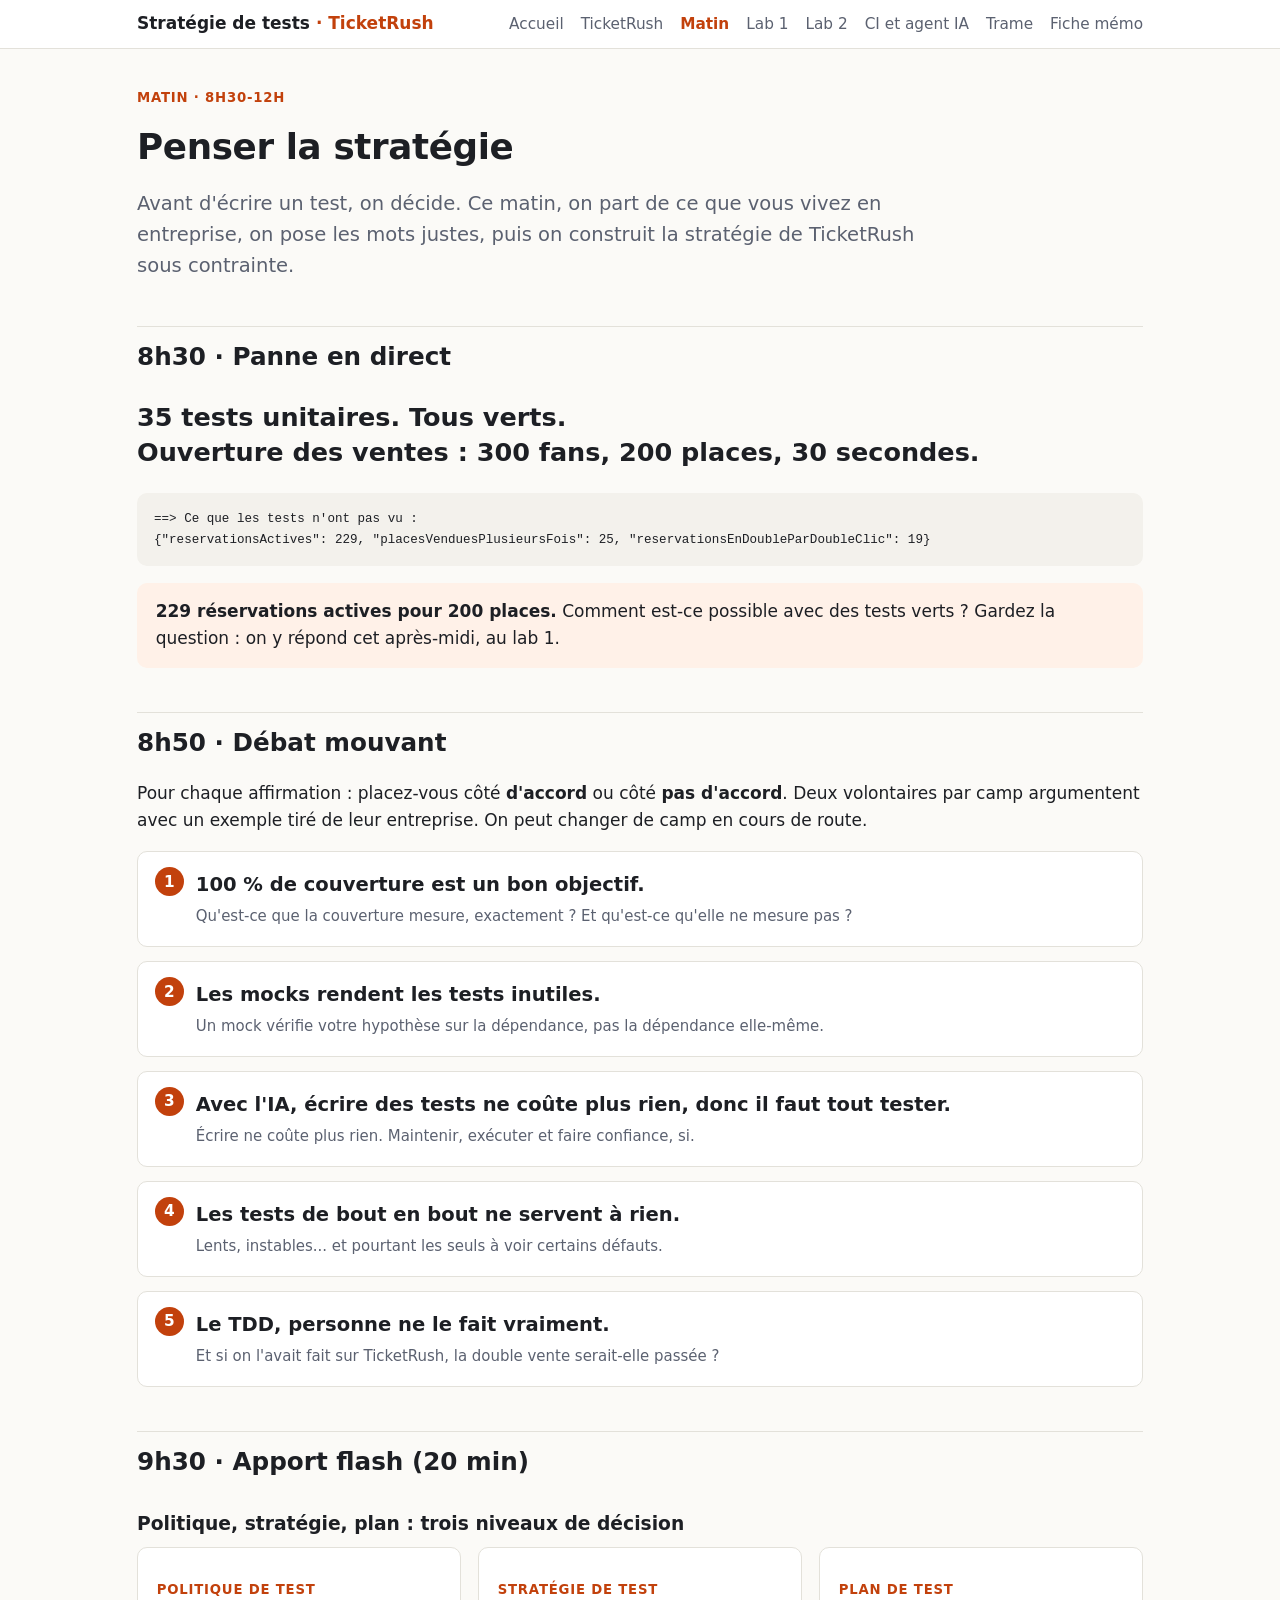
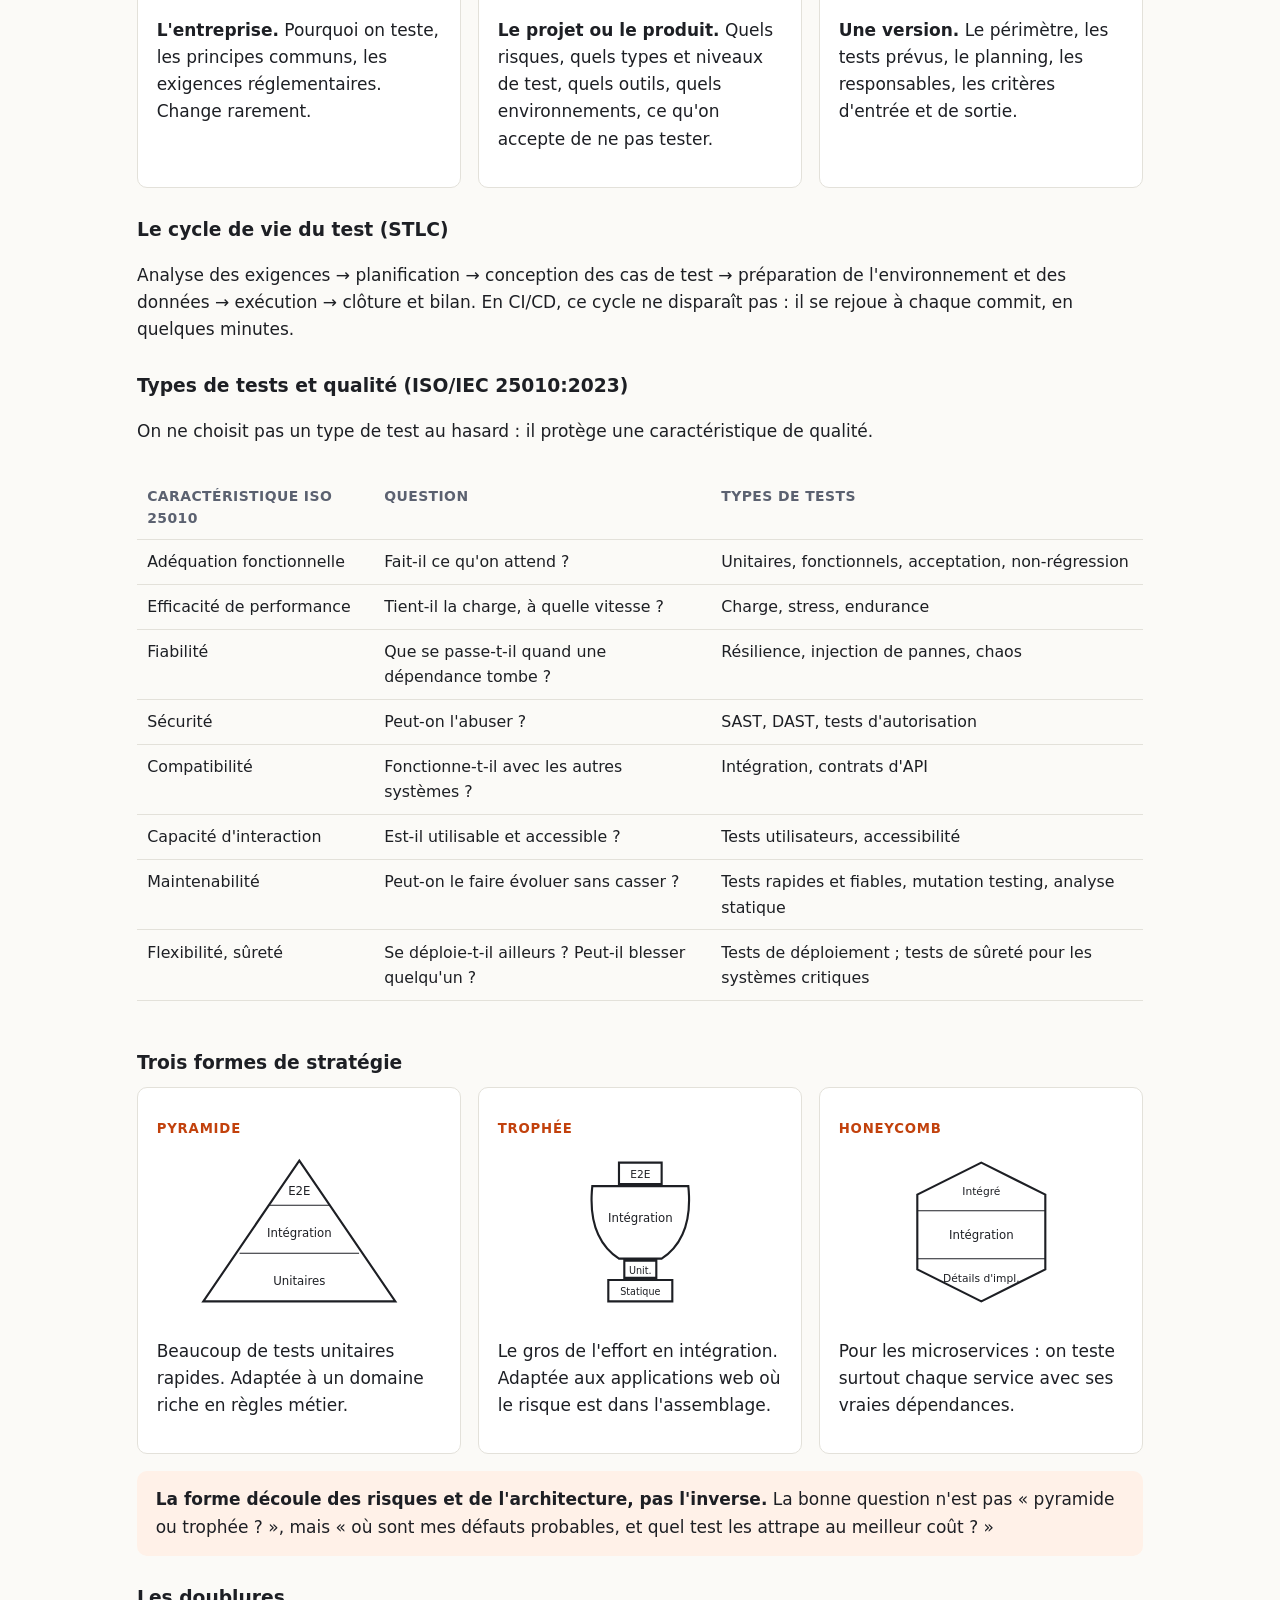
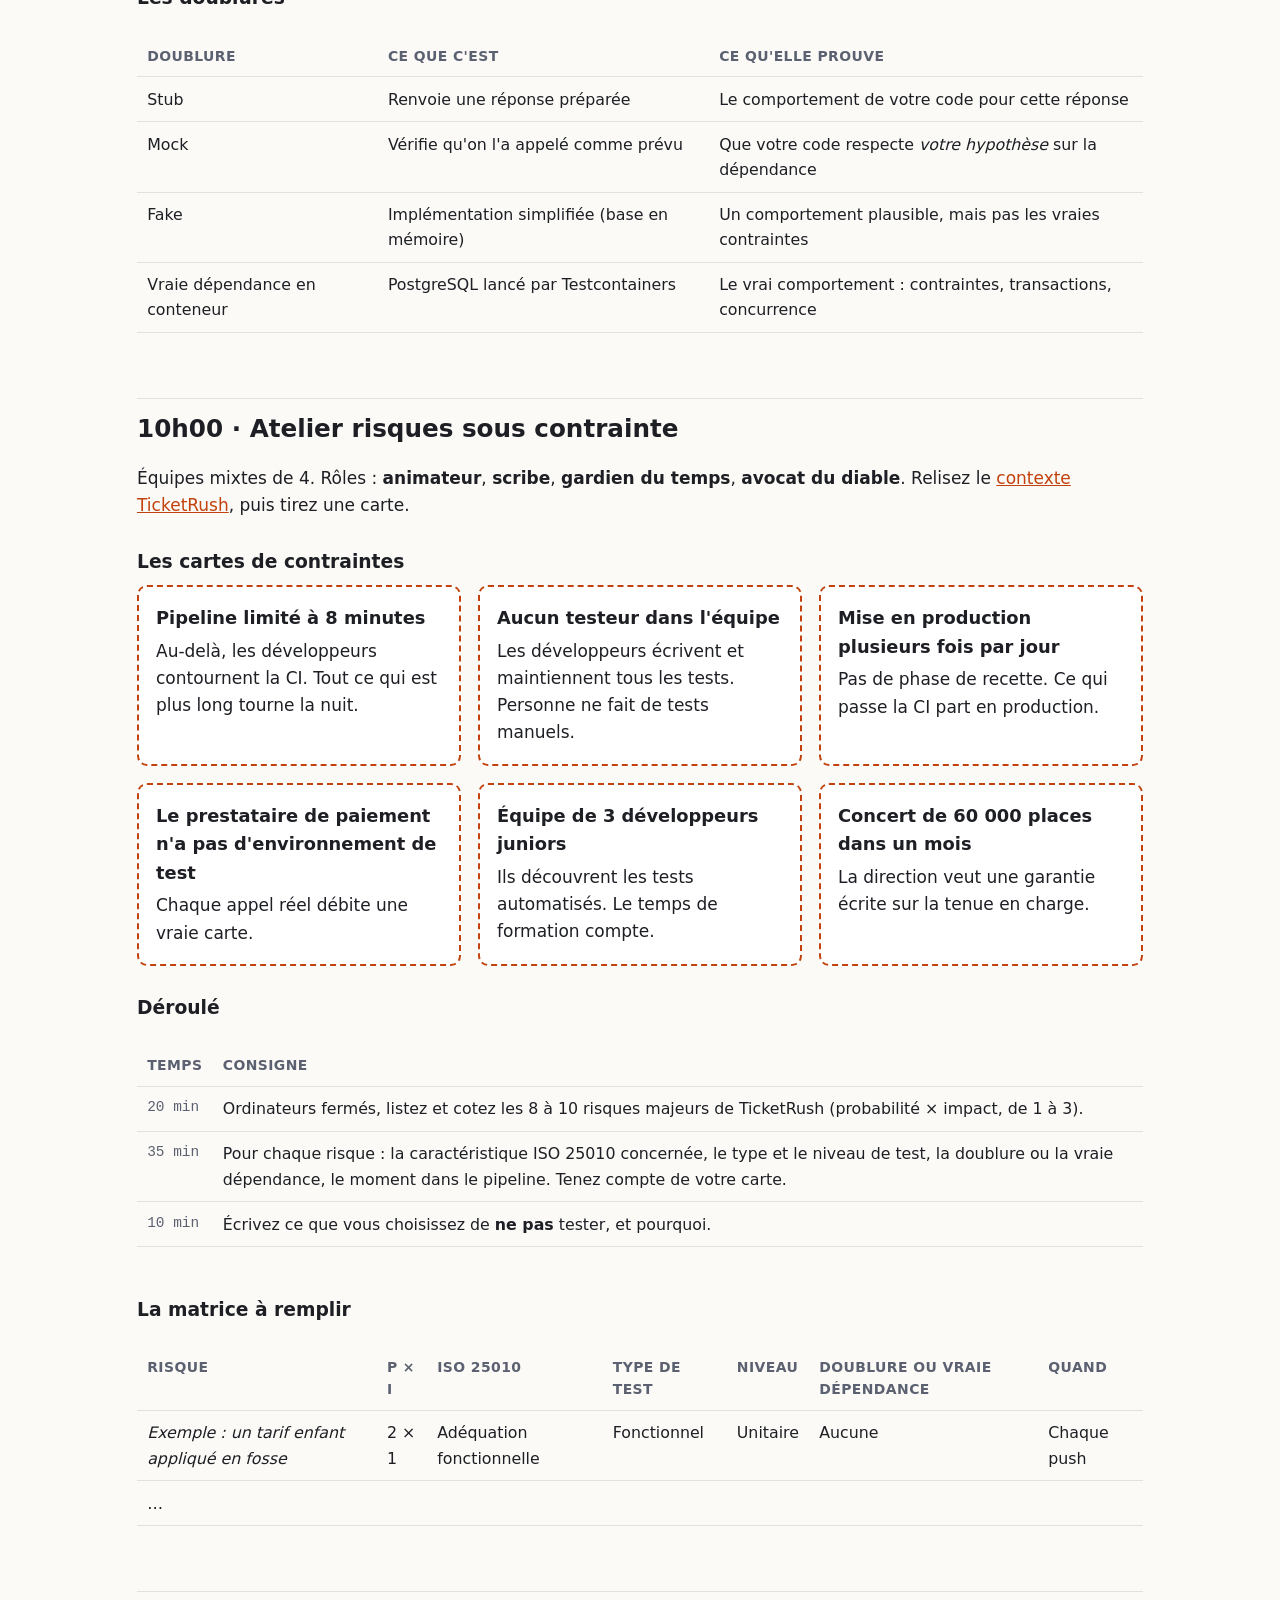
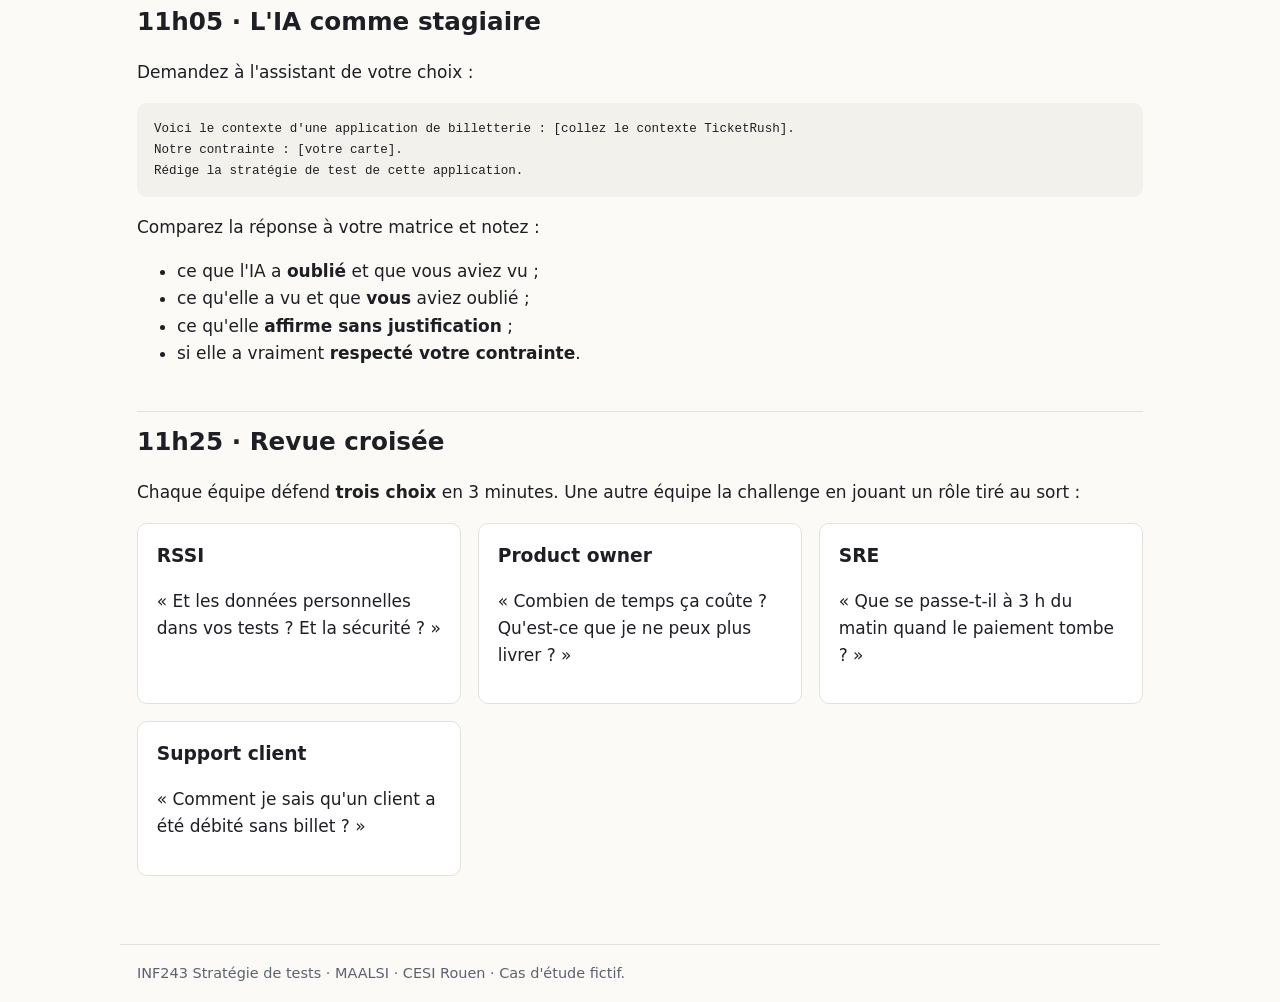
<file: docs/matin.html>
<!doctype html>
<html lang="fr">
<head>
<meta charset="utf-8">
<meta name="viewport" content="width=device-width, initial-scale=1">
<title>Matin : penser la stratégie · Stratégie de tests</title>
<link rel="stylesheet" href="style.css">
</head>
<body>
<header class="top"><nav>
<a class="brand" href="index.html">Stratégie de tests <span>· TicketRush</span></a>
<a href="index.html">Accueil</a>
<a href="contexte.html">TicketRush</a>
<a href="matin.html" aria-current="page">Matin</a>
<a href="lab-1.html">Lab 1</a>
<a href="lab-2.html">Lab 2</a>
<a href="ci.html">CI et agent IA</a>
<a href="trame.html">Trame</a>
<a href="fiche-memo.html">Fiche mémo</a>
</nav></header>
<main>

<p class="kicker">Matin · 8h30-12h</p>
<h1>Penser la stratégie</h1>
<p class="lead">Avant d'écrire un test, on décide. Ce matin, on part de ce que vous vivez en entreprise, on pose les mots justes, puis on construit la stratégie de TicketRush sous contrainte.</p>

<h2 id="panne">8h30 · Panne en direct</h2>
<p class="big-quote">35 tests unitaires. Tous verts.<br>Ouverture des ventes : 300 fans, 200 places, 30 secondes.</p>
<pre><code>==> Ce que les tests n'ont pas vu :
{"reservationsActives": 229, "placesVenduesPlusieursFois": 25, "reservationsEnDoubleParDoubleClic": 19}</code></pre>
<div class="callout"><p><strong>229 réservations actives pour 200 places.</strong> Comment est-ce possible avec des tests verts ? Gardez la question : on y répond cet après-midi, au lab 1.</p></div>

<h2 id="debat">8h50 · Débat mouvant</h2>
<p>Pour chaque affirmation : placez-vous côté <strong>d'accord</strong> ou côté <strong>pas d'accord</strong>. Deux volontaires par camp argumentent avec un exemple tiré de leur entreprise. On peut changer de camp en cours de route.</p>
<div class="statements">
<div class="statement">100 % de couverture est un bon objectif.<small>Qu'est-ce que la couverture mesure, exactement ? Et qu'est-ce qu'elle ne mesure pas ?</small></div>
<div class="statement">Les mocks rendent les tests inutiles.<small>Un mock vérifie votre hypothèse sur la dépendance, pas la dépendance elle-même.</small></div>
<div class="statement">Avec l'IA, écrire des tests ne coûte plus rien, donc il faut tout tester.<small>Écrire ne coûte plus rien. Maintenir, exécuter et faire confiance, si.</small></div>
<div class="statement">Les tests de bout en bout ne servent à rien.<small>Lents, instables... et pourtant les seuls à voir certains défauts.</small></div>
<div class="statement">Le TDD, personne ne le fait vraiment.<small>Et si on l'avait fait sur TicketRush, la double vente serait-elle passée ?</small></div>
</div>

<h2 id="apport">9h30 · Apport flash (20 min)</h2>

<h3>Politique, stratégie, plan : trois niveaux de décision</h3>
<div class="grid">
<div class="card"><p class="kicker">Politique de test</p><p><strong>L'entreprise.</strong> Pourquoi on teste, les principes communs, les exigences réglementaires. Change rarement.</p></div>
<div class="card"><p class="kicker">Stratégie de test</p><p><strong>Le projet ou le produit.</strong> Quels risques, quels types et niveaux de test, quels outils, quels environnements, ce qu'on accepte de ne pas tester.</p></div>
<div class="card"><p class="kicker">Plan de test</p><p><strong>Une version.</strong> Le périmètre, les tests prévus, le planning, les responsables, les critères d'entrée et de sortie.</p></div>
</div>

<h3>Le cycle de vie du test (STLC)</h3>
<p>Analyse des exigences → planification → conception des cas de test → préparation de l'environnement et des données → exécution → clôture et bilan. En CI/CD, ce cycle ne disparaît pas : il se rejoue à chaque commit, en quelques minutes.</p>

<h3>Types de tests et qualité (ISO/IEC 25010:2023)</h3>
<p>On ne choisit pas un type de test au hasard : il protège une caractéristique de qualité.</p>
<div class="table-wrap"><table>
<tr><th>Caractéristique ISO 25010</th><th>Question</th><th>Types de tests</th></tr>
<tr><td>Adéquation fonctionnelle</td><td>Fait-il ce qu'on attend ?</td><td>Unitaires, fonctionnels, acceptation, non-régression</td></tr>
<tr><td>Efficacité de performance</td><td>Tient-il la charge, à quelle vitesse ?</td><td>Charge, stress, endurance</td></tr>
<tr><td>Fiabilité</td><td>Que se passe-t-il quand une dépendance tombe ?</td><td>Résilience, injection de pannes, chaos</td></tr>
<tr><td>Sécurité</td><td>Peut-on l'abuser ?</td><td>SAST, DAST, tests d'autorisation</td></tr>
<tr><td>Compatibilité</td><td>Fonctionne-t-il avec les autres systèmes ?</td><td>Intégration, contrats d'API</td></tr>
<tr><td>Capacité d'interaction</td><td>Est-il utilisable et accessible ?</td><td>Tests utilisateurs, accessibilité</td></tr>
<tr><td>Maintenabilité</td><td>Peut-on le faire évoluer sans casser ?</td><td>Tests rapides et fiables, mutation testing, analyse statique</td></tr>
<tr><td>Flexibilité, sûreté</td><td>Se déploie-t-il ailleurs ? Peut-il blesser quelqu'un ?</td><td>Tests de déploiement ; tests de sûreté pour les systèmes critiques</td></tr>
</table></div>

<h3>Trois formes de stratégie</h3>
<div class="models">
<div class="card"><p class="kicker">Pyramide</p><svg viewBox="0 0 200 150" role="img" aria-label="Pyramide"><polygon points="100,8 190,140 10,140" fill="none" stroke="currentColor" stroke-width="2"/>
<line x1="72" y1="50" x2="128" y2="50" stroke="currentColor"/><line x1="44" y1="95" x2="156" y2="95" stroke="currentColor"/>
<text x="100" y="40" text-anchor="middle" font-size="11" fill="currentColor">E2E</text><text x="100" y="80" text-anchor="middle" font-size="11" fill="currentColor">Intégration</text><text x="100" y="125" text-anchor="middle" font-size="11" fill="currentColor">Unitaires</text></svg><p>Beaucoup de tests unitaires rapides. Adaptée à un domaine riche en règles métier.</p></div>
<div class="card"><p class="kicker">Trophée</p><svg viewBox="0 0 200 150" role="img" aria-label="Trophée"><path d="M80 10 H120 V30 H80 Z M55 32 H145 Q150 80 120 100 H80 Q50 80 55 32 Z M85 102 H115 V118 H85 Z M70 120 H130 V140 H70 Z" fill="none" stroke="currentColor" stroke-width="2"/>
<text x="100" y="24" text-anchor="middle" font-size="10" fill="currentColor">E2E</text><text x="100" y="66" text-anchor="middle" font-size="11" fill="currentColor">Intégration</text><text x="100" y="114" text-anchor="middle" font-size="9" fill="currentColor">Unit.</text><text x="100" y="134" text-anchor="middle" font-size="9" fill="currentColor">Statique</text></svg><p>Le gros de l'effort en intégration. Adaptée aux applications web où le risque est dans l'assemblage.</p></div>
<div class="card"><p class="kicker">Honeycomb</p><svg viewBox="0 0 200 150" role="img" aria-label="Honeycomb"><polygon points="100,10 160,40 160,110 100,140 40,110 40,40" fill="none" stroke="currentColor" stroke-width="2"/>
<line x1="40" y1="55" x2="160" y2="55" stroke="currentColor"/><line x1="40" y1="100" x2="160" y2="100" stroke="currentColor"/>
<text x="100" y="40" text-anchor="middle" font-size="10" fill="currentColor">Intégré</text><text x="100" y="82" text-anchor="middle" font-size="11" fill="currentColor">Intégration</text><text x="100" y="122" text-anchor="middle" font-size="10" fill="currentColor">Détails d'impl.</text></svg><p>Pour les microservices : on teste surtout chaque service avec ses vraies dépendances.</p></div>
</div>
<div class="callout"><p><strong>La forme découle des risques et de l'architecture, pas l'inverse.</strong> La bonne question n'est pas « pyramide ou trophée ? », mais « où sont mes défauts probables, et quel test les attrape au meilleur coût ? »</p></div>

<h3>Les doublures</h3>
<div class="table-wrap"><table>
<tr><th>Doublure</th><th>Ce que c'est</th><th>Ce qu'elle prouve</th></tr>
<tr><td>Stub</td><td>Renvoie une réponse préparée</td><td>Le comportement de votre code pour cette réponse</td></tr>
<tr><td>Mock</td><td>Vérifie qu'on l'a appelé comme prévu</td><td>Que votre code respecte <em>votre hypothèse</em> sur la dépendance</td></tr>
<tr><td>Fake</td><td>Implémentation simplifiée (base en mémoire)</td><td>Un comportement plausible, mais pas les vraies contraintes</td></tr>
<tr><td>Vraie dépendance en conteneur</td><td>PostgreSQL lancé par Testcontainers</td><td>Le vrai comportement : contraintes, transactions, concurrence</td></tr>
</table></div>

<h2 id="atelier">10h00 · Atelier risques sous contrainte</h2>
<p>Équipes mixtes de 4. Rôles : <strong>animateur</strong>, <strong>scribe</strong>, <strong>gardien du temps</strong>, <strong>avocat du diable</strong>. Relisez le <a href="contexte.html">contexte TicketRush</a>, puis tirez une carte.</p>

<h3>Les cartes de contraintes</h3>
<div class="grid">
<div class="constraint"><strong>Pipeline limité à 8 minutes</strong>Au-delà, les développeurs contournent la CI. Tout ce qui est plus long tourne la nuit.</div>
<div class="constraint"><strong>Aucun testeur dans l'équipe</strong>Les développeurs écrivent et maintiennent tous les tests. Personne ne fait de tests manuels.</div>
<div class="constraint"><strong>Mise en production plusieurs fois par jour</strong>Pas de phase de recette. Ce qui passe la CI part en production.</div>
<div class="constraint"><strong>Le prestataire de paiement n'a pas d'environnement de test</strong>Chaque appel réel débite une vraie carte.</div>
<div class="constraint"><strong>Équipe de 3 développeurs juniors</strong>Ils découvrent les tests automatisés. Le temps de formation compte.</div>
<div class="constraint"><strong>Concert de 60 000 places dans un mois</strong>La direction veut une garantie écrite sur la tenue en charge.</div>
</div>

<h3>Déroulé</h3>
<div class="table-wrap"><table>
<tr><th>Temps</th><th>Consigne</th></tr>
<tr><td class="time">20 min</td><td>Ordinateurs fermés, listez et cotez les 8 à 10 risques majeurs de TicketRush (probabilité × impact, de 1 à 3).</td></tr>
<tr><td class="time">35 min</td><td>Pour chaque risque : la caractéristique ISO 25010 concernée, le type et le niveau de test, la doublure ou la vraie dépendance, le moment dans le pipeline. Tenez compte de votre carte.</td></tr>
<tr><td class="time">10 min</td><td>Écrivez ce que vous choisissez de <strong>ne pas</strong> tester, et pourquoi.</td></tr>
</table></div>

<h3>La matrice à remplir</h3>
<div class="table-wrap"><table>
<tr><th>Risque</th><th>P × I</th><th>ISO 25010</th><th>Type de test</th><th>Niveau</th><th>Doublure ou vraie dépendance</th><th>Quand</th></tr>
<tr><td><em>Exemple : un tarif enfant appliqué en fosse</em></td><td>2 × 1</td><td>Adéquation fonctionnelle</td><td>Fonctionnel</td><td>Unitaire</td><td>Aucune</td><td>Chaque push</td></tr>
<tr><td>…</td><td></td><td></td><td></td><td></td><td></td><td></td></tr>
</table></div>

<h2 id="stagiaire">11h05 · L'IA comme stagiaire</h2>
<p>Demandez à l'assistant de votre choix :</p>
<pre><code>Voici le contexte d'une application de billetterie : [collez le contexte TicketRush].
Notre contrainte : [votre carte].
Rédige la stratégie de test de cette application.</code></pre>
<p>Comparez la réponse à votre matrice et notez :</p>
<ul>
<li>ce que l'IA a <strong>oublié</strong> et que vous aviez vu ;</li>
<li>ce qu'elle a vu et que <strong>vous</strong> aviez oublié ;</li>
<li>ce qu'elle <strong>affirme sans justification</strong> ;</li>
<li>si elle a vraiment <strong>respecté votre contrainte</strong>.</li>
</ul>

<h2 id="revue">11h25 · Revue croisée</h2>
<p>Chaque équipe défend <strong>trois choix</strong> en 3 minutes. Une autre équipe la challenge en jouant un rôle tiré au sort :</p>
<div class="grid">
<div class="card"><h3>RSSI</h3><p>« Et les données personnelles dans vos tests ? Et la sécurité ? »</p></div>
<div class="card"><h3>Product owner</h3><p>« Combien de temps ça coûte ? Qu'est-ce que je ne peux plus livrer ? »</p></div>
<div class="card"><h3>SRE</h3><p>« Que se passe-t-il à 3 h du matin quand le paiement tombe ? »</p></div>
<div class="card"><h3>Support client</h3><p>« Comment je sais qu'un client a été débité sans billet ? »</p></div>
</div>

</main>
<footer>INF243 Stratégie de tests · MAALSI · CESI Rouen · Cas d'étude fictif.</footer>
</body>
</html>
</file>
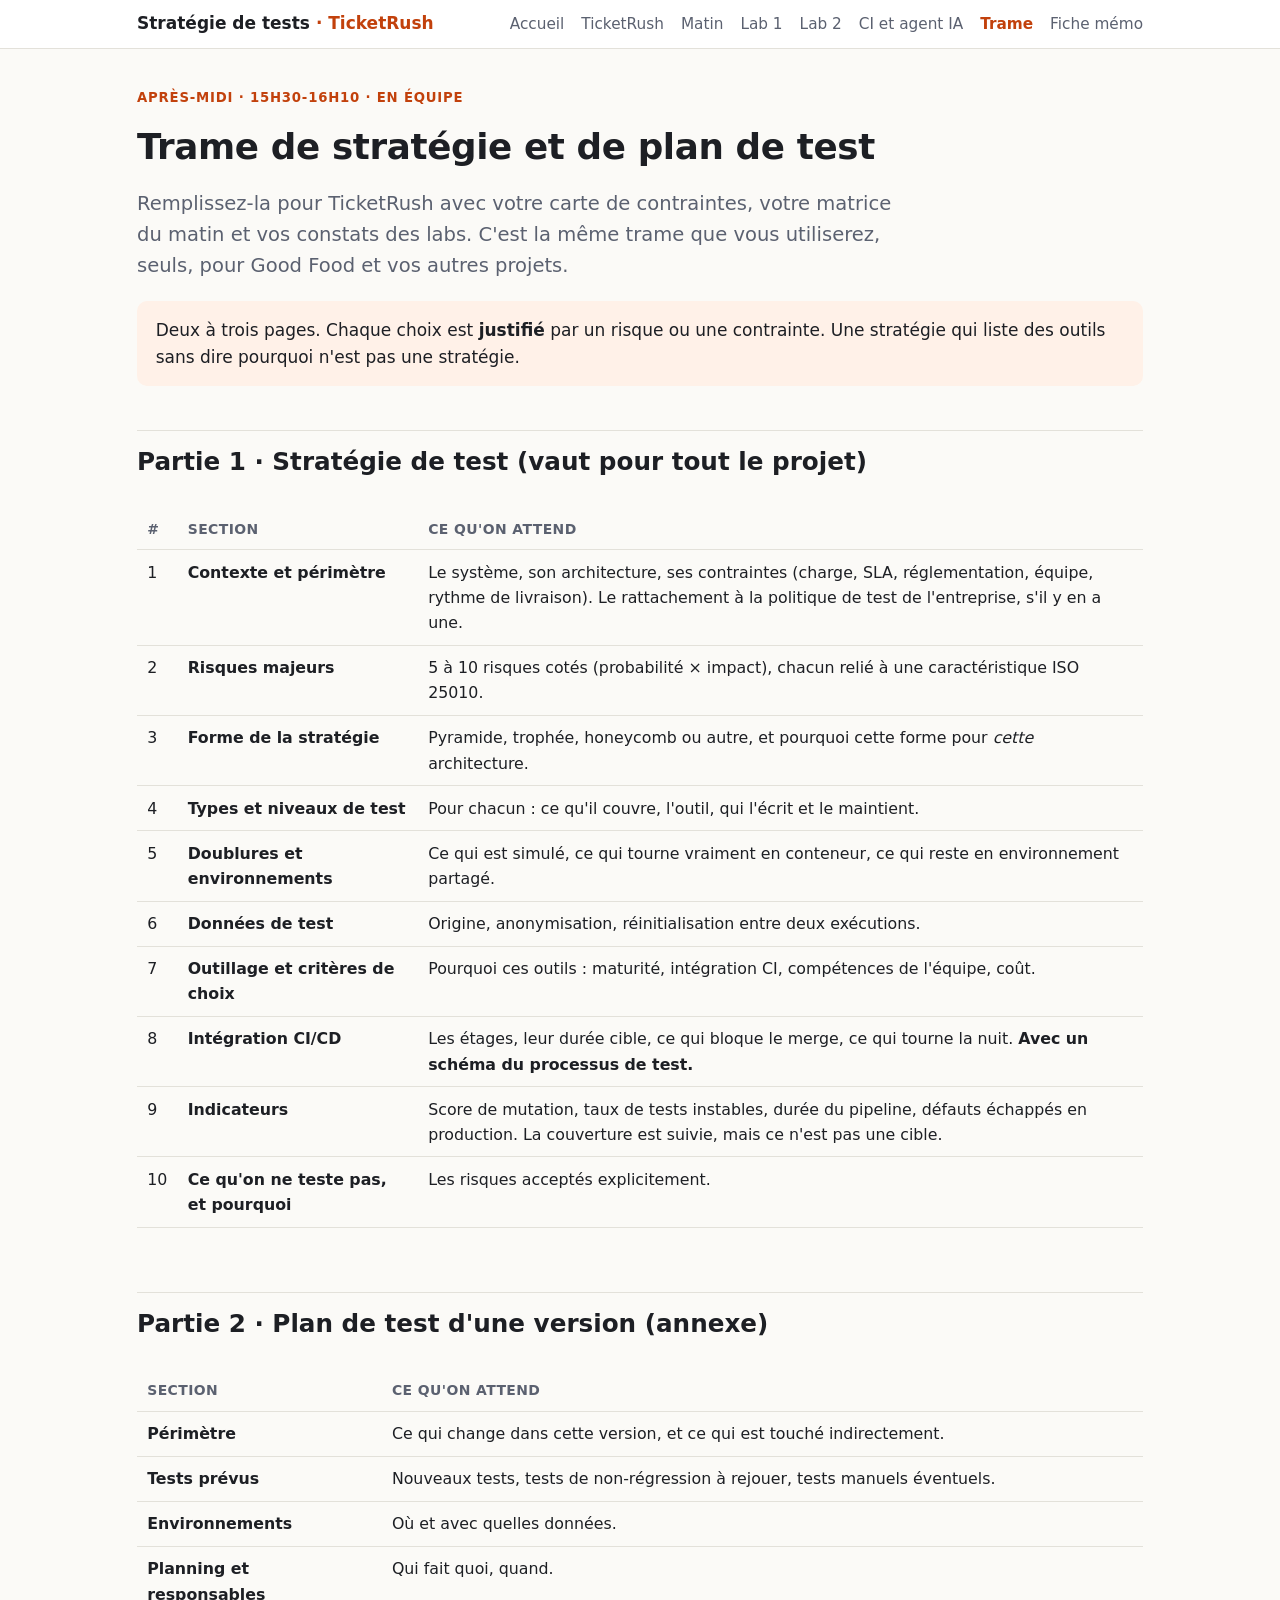
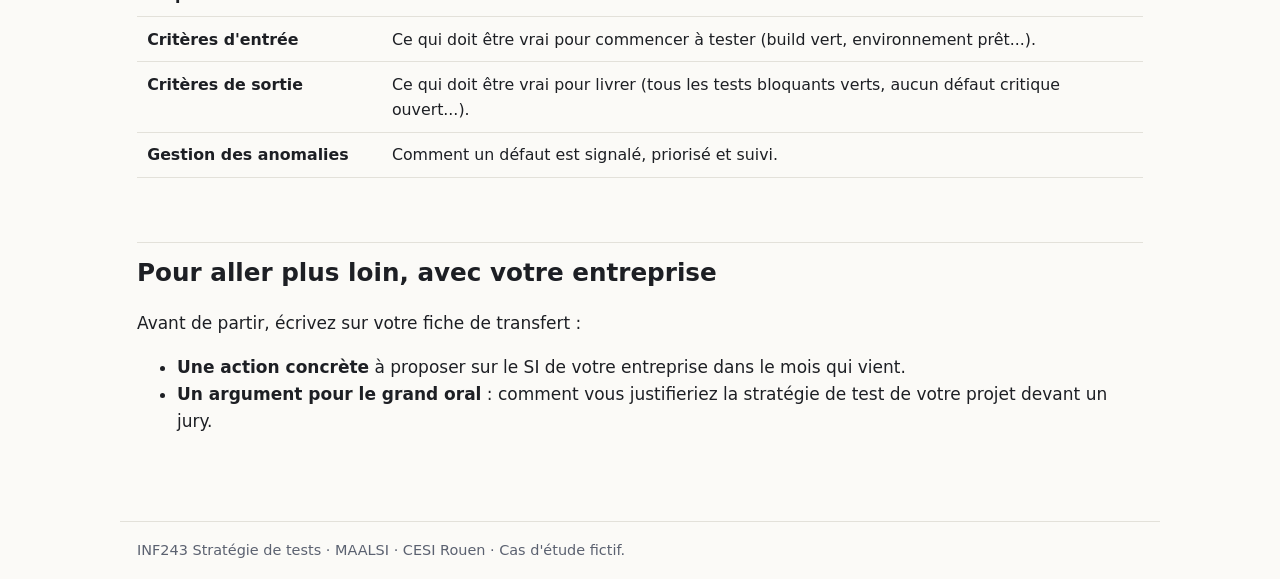
<file: docs/trame.html>
<!doctype html>
<html lang="fr">
<head>
<meta charset="utf-8">
<meta name="viewport" content="width=device-width, initial-scale=1">
<title>Trame de stratégie et de plan · Stratégie de tests</title>
<link rel="stylesheet" href="style.css">
</head>
<body>
<header class="top"><nav>
<a class="brand" href="index.html">Stratégie de tests <span>· TicketRush</span></a>
<a href="index.html">Accueil</a>
<a href="contexte.html">TicketRush</a>
<a href="matin.html">Matin</a>
<a href="lab-1.html">Lab 1</a>
<a href="lab-2.html">Lab 2</a>
<a href="ci.html">CI et agent IA</a>
<a href="trame.html" aria-current="page">Trame</a>
<a href="fiche-memo.html">Fiche mémo</a>
</nav></header>
<main>

<p class="kicker">Après-midi · 15h30-16h10 · en équipe</p>
<h1>Trame de stratégie et de plan de test</h1>
<p class="lead">Remplissez-la pour TicketRush avec votre carte de contraintes, votre matrice du matin et vos constats des labs. C'est la même trame que vous utiliserez, seuls, pour Good Food et vos autres projets.</p>
<div class="callout"><p>Deux à trois pages. Chaque choix est <strong>justifié</strong> par un risque ou une contrainte. Une stratégie qui liste des outils sans dire pourquoi n'est pas une stratégie.</p></div>

<h2>Partie 1 · Stratégie de test (vaut pour tout le projet)</h2>
<div class="table-wrap"><table>
<tr><th>#</th><th>Section</th><th>Ce qu'on attend</th></tr>
<tr><td>1</td><td><strong>Contexte et périmètre</strong></td><td>Le système, son architecture, ses contraintes (charge, SLA, réglementation, équipe, rythme de livraison). Le rattachement à la politique de test de l'entreprise, s'il y en a une.</td></tr>
<tr><td>2</td><td><strong>Risques majeurs</strong></td><td>5 à 10 risques cotés (probabilité × impact), chacun relié à une caractéristique ISO 25010.</td></tr>
<tr><td>3</td><td><strong>Forme de la stratégie</strong></td><td>Pyramide, trophée, honeycomb ou autre, et pourquoi cette forme pour <em>cette</em> architecture.</td></tr>
<tr><td>4</td><td><strong>Types et niveaux de test</strong></td><td>Pour chacun : ce qu'il couvre, l'outil, qui l'écrit et le maintient.</td></tr>
<tr><td>5</td><td><strong>Doublures et environnements</strong></td><td>Ce qui est simulé, ce qui tourne vraiment en conteneur, ce qui reste en environnement partagé.</td></tr>
<tr><td>6</td><td><strong>Données de test</strong></td><td>Origine, anonymisation, réinitialisation entre deux exécutions.</td></tr>
<tr><td>7</td><td><strong>Outillage et critères de choix</strong></td><td>Pourquoi ces outils : maturité, intégration CI, compétences de l'équipe, coût.</td></tr>
<tr><td>8</td><td><strong>Intégration CI/CD</strong></td><td>Les étages, leur durée cible, ce qui bloque le merge, ce qui tourne la nuit. <strong>Avec un schéma du processus de test.</strong></td></tr>
<tr><td>9</td><td><strong>Indicateurs</strong></td><td>Score de mutation, taux de tests instables, durée du pipeline, défauts échappés en production. La couverture est suivie, mais ce n'est pas une cible.</td></tr>
<tr><td>10</td><td><strong>Ce qu'on ne teste pas, et pourquoi</strong></td><td>Les risques acceptés explicitement.</td></tr>
</table></div>

<h2>Partie 2 · Plan de test d'une version (annexe)</h2>
<div class="table-wrap"><table>
<tr><th>Section</th><th>Ce qu'on attend</th></tr>
<tr><td><strong>Périmètre</strong></td><td>Ce qui change dans cette version, et ce qui est touché indirectement.</td></tr>
<tr><td><strong>Tests prévus</strong></td><td>Nouveaux tests, tests de non-régression à rejouer, tests manuels éventuels.</td></tr>
<tr><td><strong>Environnements</strong></td><td>Où et avec quelles données.</td></tr>
<tr><td><strong>Planning et responsables</strong></td><td>Qui fait quoi, quand.</td></tr>
<tr><td><strong>Critères d'entrée</strong></td><td>Ce qui doit être vrai pour commencer à tester (build vert, environnement prêt...).</td></tr>
<tr><td><strong>Critères de sortie</strong></td><td>Ce qui doit être vrai pour livrer (tous les tests bloquants verts, aucun défaut critique ouvert...).</td></tr>
<tr><td><strong>Gestion des anomalies</strong></td><td>Comment un défaut est signalé, priorisé et suivi.</td></tr>
</table></div>

<h2>Pour aller plus loin, avec votre entreprise</h2>
<p>Avant de partir, écrivez sur votre fiche de transfert :</p>
<ul>
<li><strong>Une action concrète</strong> à proposer sur le SI de votre entreprise dans le mois qui vient.</li>
<li><strong>Un argument pour le grand oral</strong> : comment vous justifieriez la stratégie de test de votre projet devant un jury.</li>
</ul>

</main>
<footer>INF243 Stratégie de tests · MAALSI · CESI Rouen · Cas d'étude fictif.</footer>
</body>
</html>
</file>
<file: docs/style.css>
:root {
  --bg: #fbfaf7; --surface: #ffffff; --ink: #1d1f24; --muted: #5b6170; --line: #e3e1da;
  --accent: #c2410c; --accent-soft: #fff1e8; --ok: #15803d; --ok-soft: #e9f7ee; --ko: #b91c1c; --ko-soft: #fdecec;
  --code-bg: #f3f1ec; --radius: 10px;
  --font: "Inter", system-ui, -apple-system, "Segoe UI", sans-serif;
  --mono: "JetBrains Mono", ui-monospace, "Cascadia Code", Consolas, monospace;
}
@media (prefers-color-scheme: dark) {
  :root {
    --bg: #15171c; --surface: #1d2027; --ink: #ecebe6; --muted: #a3a8b5; --line: #2e323c;
    --accent: #fb923c; --accent-soft: #3a2416; --ok: #4ade80; --ok-soft: #14301f; --ko: #f87171; --ko-soft: #3a1717;
    --code-bg: #252932;
  }
}
* { box-sizing: border-box; }
html { font-size: 17px; }
body { margin: 0; background: var(--bg); color: var(--ink); font-family: var(--font); line-height: 1.6; }
a { color: var(--accent); }
header.top { position: sticky; top: 0; z-index: 10; background: var(--surface); border-bottom: 1px solid var(--line); }
header.top nav { max-width: 1040px; margin: 0 auto; padding: .6rem 1rem; display: flex; gap: .3rem 1rem; flex-wrap: wrap; align-items: center; }
header.top .brand { font-weight: 800; color: var(--ink); text-decoration: none; margin-right: auto; }
header.top .brand span { color: var(--accent); }
header.top nav a:not(.brand) { color: var(--muted); text-decoration: none; font-size: .9rem; }
header.top nav a[aria-current="page"] { color: var(--accent); font-weight: 600; }
main { max-width: 1040px; margin: 0 auto; padding: 1.5rem 1rem 4rem; }
h1 { font-size: 2.1rem; line-height: 1.2; margin: 1rem 0 .4rem; letter-spacing: -.01em; }
h2 { font-size: 1.45rem; margin: 2.6rem 0 .8rem; padding-top: .6rem; border-top: 1px solid var(--line); }
h3 { font-size: 1.1rem; margin: 1.6rem 0 .5rem; }
.lead { font-size: 1.15rem; color: var(--muted); max-width: 46rem; }
code, pre { font-family: var(--mono); font-size: .86em; }
code { background: var(--code-bg); padding: .1em .35em; border-radius: 5px; }
pre { background: var(--code-bg); padding: .9rem 1rem; border-radius: var(--radius); overflow-x: auto; line-height: 1.45; }
pre code { background: none; padding: 0; }
table { width: 100%; border-collapse: collapse; margin: .8rem 0 1.2rem; font-size: .93rem; }
th, td { text-align: left; padding: .55rem .6rem; border-bottom: 1px solid var(--line); vertical-align: top; }
th { color: var(--muted); font-weight: 600; font-size: .82rem; text-transform: uppercase; letter-spacing: .03em; }
.table-wrap { overflow-x: auto; }
.grid { display: grid; gap: 1rem; grid-template-columns: repeat(auto-fit, minmax(240px, 1fr)); }
.card { background: var(--surface); border: 1px solid var(--line); border-radius: var(--radius); padding: 1rem 1.1rem; }
.card h3 { margin-top: 0; }
.card.accent { border-left: 4px solid var(--accent); }
a.card { display: block; color: inherit; text-decoration: none; transition: border-color .15s; }
a.card:hover { border-color: var(--accent); }
.kicker { font-size: .78rem; font-weight: 700; text-transform: uppercase; letter-spacing: .06em; color: var(--accent); }
.callout { background: var(--accent-soft); border-radius: var(--radius); padding: .9rem 1.1rem; margin: 1rem 0; }
.callout.ok { background: var(--ok-soft); }
.callout.ko { background: var(--ko-soft); }
.callout > :first-child { margin-top: 0; } .callout > :last-child { margin-bottom: 0; }
.ia { display: inline-block; font-size: .75rem; font-weight: 700; padding: .12rem .5rem; border-radius: 99px; border: 1px solid currentColor; white-space: nowrap; }
.ia-0 { color: var(--ko); } .ia-1 { color: #b45309; } .ia-2 { color: #2563eb; } .ia-3 { color: var(--ok); }
@media (prefers-color-scheme: dark) { .ia-1 { color: #fbbf24; } .ia-2 { color: #60a5fa; } }
.time { font-family: var(--mono); font-size: .85rem; color: var(--muted); white-space: nowrap; }
.palier { border-left: 4px solid var(--line); padding: .2rem 0 .2rem 1rem; margin: 1rem 0; }
.palier.base { border-color: var(--ok); } .palier.avance { border-color: #2563eb; } .palier.expert { border-color: var(--accent); }
.palier h3 { margin-top: .2rem; }
.big-quote { font-size: 1.5rem; font-weight: 700; line-height: 1.35; margin: 1.4rem 0; }
.statement { counter-increment: st; background: var(--surface); border: 1px solid var(--line); border-radius: var(--radius); padding: 1rem 1.2rem 1rem 3.4rem; position: relative; margin: .8rem 0; font-size: 1.15rem; font-weight: 600; }
.statement::before { content: counter(st); position: absolute; left: 1rem; top: .9rem; width: 1.7rem; height: 1.7rem; border-radius: 50%; background: var(--accent); color: #fff; display: grid; place-items: center; font-size: .9rem; }
.statement small { display: block; font-weight: 400; font-size: .88rem; color: var(--muted); margin-top: .3rem; }
.statements { counter-reset: st; }
.constraint { background: var(--surface); border: 2px dashed var(--accent); border-radius: var(--radius); padding: 1rem; break-inside: avoid; }
.constraint strong { display: block; font-size: 1.05rem; margin-bottom: .3rem; }
.models { display: grid; gap: 1rem; grid-template-columns: repeat(auto-fit, minmax(200px, 1fr)); }
.models svg { width: 100%; height: auto; max-height: 160px; }
footer { max-width: 1040px; margin: 0 auto; padding: 1rem; color: var(--muted); font-size: .85rem; border-top: 1px solid var(--line); }
@media (max-width: 600px) { html { font-size: 16px; } h1 { font-size: 1.7rem; } }
@media print {
  header.top, footer, .no-print { display: none; }
  body { background: #fff; color: #000; }
  main { max-width: none; padding: 0; }
  h2 { break-before: auto; } .card, .constraint, .palier { break-inside: avoid; }
}
</file>
